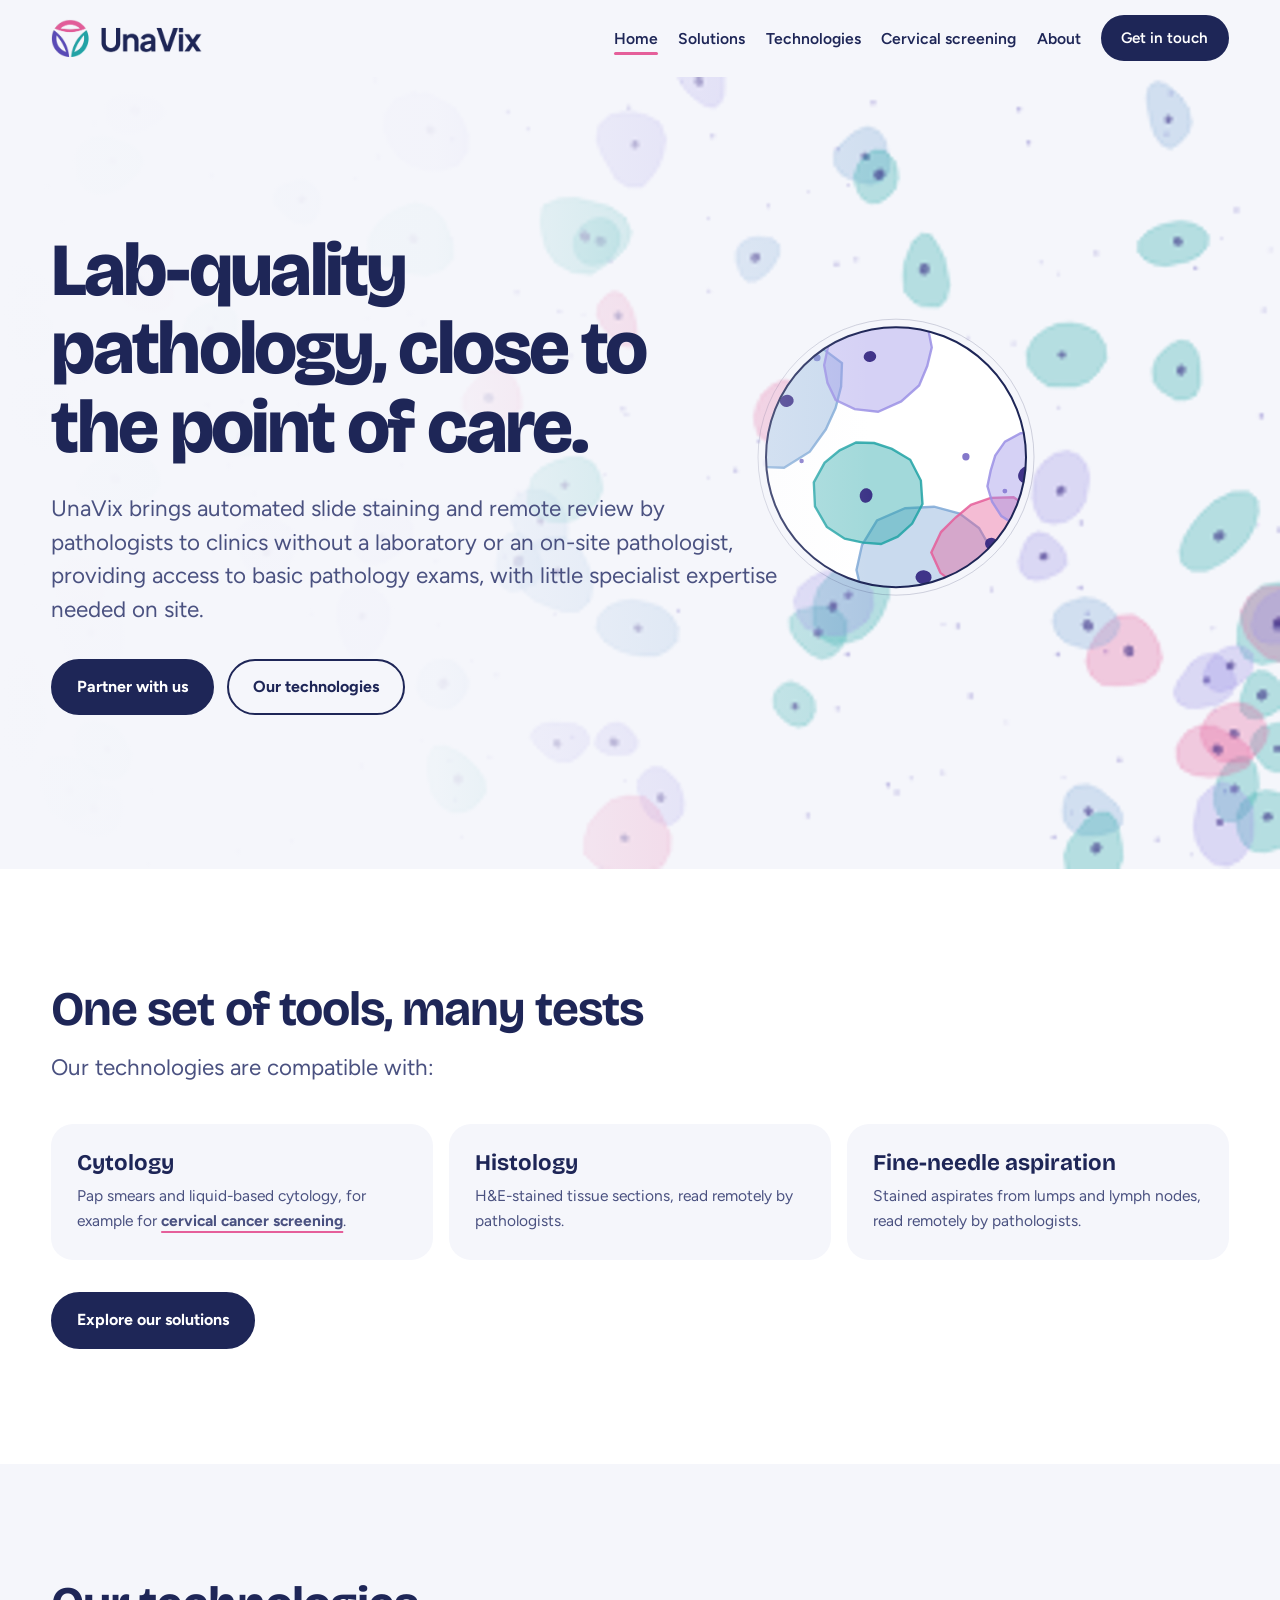
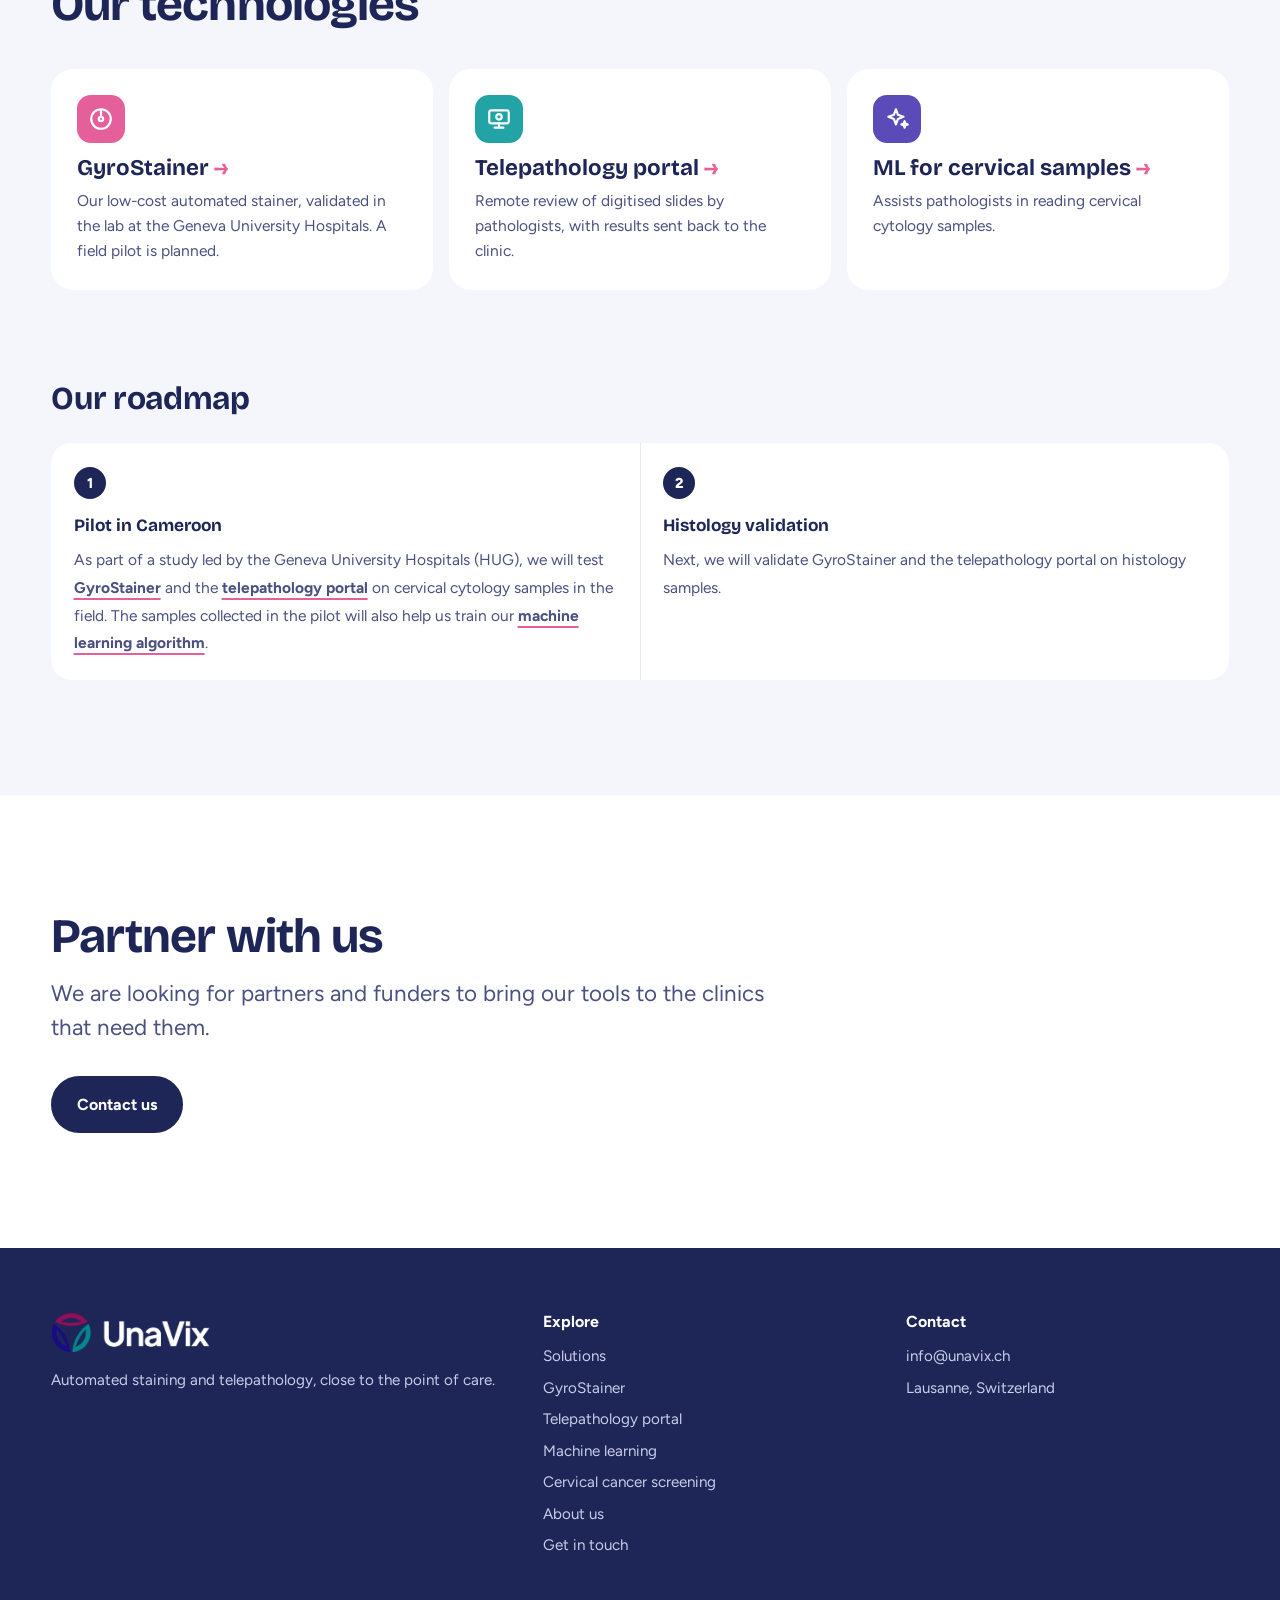
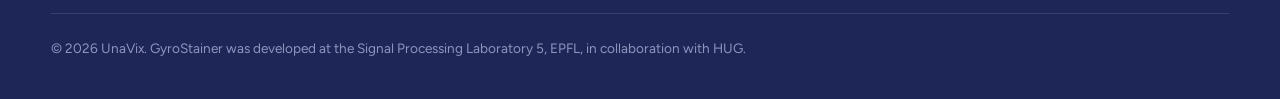
<file: index.html>
<!doctype html>
<html lang="en">
<head>
<meta charset="utf-8">
<meta name="viewport" content="width=device-width, initial-scale=1">
<title>UnaVix · Lab-quality pathology, close to the point of care</title>
<meta name="description" content="UnaVix brings automated slide staining and remote review by pathologists to clinics without a laboratory or an on-site pathologist.">
<meta property="og:title" content="UnaVix · Lab-quality pathology, close to the point of care">
<meta property="og:description" content="UnaVix brings automated slide staining and remote review by pathologists to clinics without a laboratory or an on-site pathologist.">
<meta property="og:image" content="https://unavix.ch/assets/img/unavix-lockup.png">
<meta property="og:url" content="https://unavix.ch/">
<meta property="og:type" content="website">
<link rel="canonical" href="https://unavix.ch/">
<link rel="icon" href="/favicon.ico" sizes="any">
<link rel="icon" type="image/png" sizes="48x48" href="/assets/img/favicon-48.png">
<link rel="icon" type="image/png" sizes="192x192" href="/assets/img/icon-192.png">
<link rel="apple-touch-icon" href="/assets/img/apple-touch-icon.png">
<link rel="preconnect" href="https://fonts.googleapis.com">
<link rel="preconnect" href="https://fonts.gstatic.com" crossorigin>
<link href="https://fonts.googleapis.com/css2?family=Plus+Jakarta+Sans:wght@700&family=Bricolage+Grotesque:opsz,wght@12..96,600;12..96,700;12..96,800&family=Figtree:wght@400;500;600;700&display=swap" rel="stylesheet">
<link rel="stylesheet" href="assets/css/style.css?v=202611276">
<script type="application/ld+json">
{"@context":"https://schema.org","@type":"Organization","name":"UnaVix","url":"https://unavix.ch/","logo":"https://unavix.ch/assets/img/icon-512.png","email":"info@unavix.ch"}
</script>
</head>
<body>
<a class="skip" href="#main">Skip to content</a>
<header class="site-header">
  <nav class="nav wrap" aria-label="Main">
    <a class="brand" href="/"><img src="assets/img/unavix-lockup.png" alt="UnaVix home" width="740" height="185"></a>
    <button class="menu-toggle" aria-expanded="false" aria-controls="nav-links" aria-label="Menu">
      <svg viewBox="0 0 24 24" fill="none" stroke="currentColor" stroke-width="2" stroke-linecap="round"><path d="M4 7h16M4 12h16M4 17h16"/></svg>
    </button>
    <ul class="nav-links" id="nav-links">
      <li><a href="/" aria-current="page">Home</a></li>
      <li><a href="/solutions">Solutions</a></li>
      <li><a href="/technologies">Technologies</a></li>
      <li><a href="/cervical-screening">Cervical screening</a></li>
      <li><a href="/about">About</a></li>
      <li><a class="btn" href="/get-involved">Get in touch</a></li>
    </ul>
  </nav>
</header>
<main id="main">

<section class="hero" aria-labelledby="hero-title">
  <canvas id="cells" aria-hidden="true"></canvas>
  <div class="hero-content wrap">
    <h1 id="hero-title">Lab-quality pathology, close to the point of care.</h1>
    <p class="lede">UnaVix brings automated slide staining and remote review by pathologists to clinics without a laboratory or an on-site pathologist, providing access to basic pathology exams, with little specialist expertise needed on site.</p>
    <div class="btn-row">
      <a class="btn" href="/get-involved">Partner with us</a>
      <a class="btn btn-ghost" href="/technologies">Our technologies</a>
    </div>
  </div>
</section>

<section class="section bg-white" aria-labelledby="uses-title">
  <div class="wrap">
    <div class="section-head">
      <h2 id="uses-title">One set of tools, many tests</h2>
      <p class="lede">Our technologies are compatible with:</p>
    </div>
    <div class="offer-cards">
      <div class="offer-card static">
        <strong>Cytology</strong>
        <span class="desc">Pap smears and liquid-based cytology, for example for <a class="text-link" href="/cervical-screening">cervical cancer screening</a>.</span>
      </div>
      <div class="offer-card static">
        <strong>Histology</strong>
        <span class="desc">H&amp;E-stained tissue sections, read remotely by pathologists.</span>
      </div>
      <div class="offer-card static">
        <strong>Fine-needle aspiration</strong>
        <span class="desc">Stained aspirates from lumps and lymph nodes, read remotely by pathologists.</span>
      </div>
    </div>
    <div class="btn-row"><a class="btn" href="/solutions">Explore our solutions</a></div>
  </div>
</section>

<section class="section" aria-labelledby="status-title">
  <div class="wrap">
    <div class="section-head">
      <h2 id="status-title">Our technologies</h2>
    </div>
    <div class="offer-cards">
      <a class="offer-card" href="/technologies#gyrostainer">
        <span class="icon" style="background:var(--pink)"><svg viewBox="0 0 24 24" fill="none" stroke="currentColor" stroke-width="2" stroke-linecap="round" stroke-linejoin="round"><circle cx="12" cy="12" r="9"/><circle cx="12" cy="12" r="2"/><path d="M12 10V4"/></svg></span>
        <strong>GyroStainer</strong>
        <span class="desc">Our low-cost automated stainer, validated in the lab at the Geneva University Hospitals. A field pilot is planned.</span>
      </a>
      <a class="offer-card" href="/technologies#portal">
        <span class="icon" style="background:var(--teal)"><svg viewBox="0 0 24 24" fill="none" stroke="currentColor" stroke-width="2" stroke-linecap="round" stroke-linejoin="round"><rect x="3" y="4" width="18" height="12" rx="2"/><path d="M8 20h8M12 16v4"/><circle cx="12" cy="10" r="2.5"/></svg></span>
        <strong>Telepathology portal</strong>
        <span class="desc">Remote review of digitised slides by pathologists, with results sent back to the clinic.</span>
      </a>
      <a class="offer-card" href="/technologies#ai">
        <span class="icon" style="background:var(--violet)"><svg viewBox="0 0 24 24" fill="none" stroke="currentColor" stroke-width="2" stroke-linecap="round" stroke-linejoin="round"><path d="M11 3l1.9 5.1L18 10l-5.1 1.9L11 17l-1.9-5.1L4 10l5.1-1.9z"/><path d="M19 14l.8 2.2L22 17l-2.2.8L19 20l-.8-2.2L16 17l2.2-.8z"/></svg></span>
        <strong>ML for cervical samples</strong>
        <span class="desc">Assists pathologists in reading cervical cytology samples.</span>
      </a>
    </div>

    <div class="sub-block" id="roadmap">
      <h3>Our roadmap</h3>
      <ol class="flow two">
        <li><strong>Pilot in Cameroon</strong><span>As part of a study led by the Geneva University Hospitals (HUG), we will test <a class="text-link" href="/technologies#gyrostainer">GyroStainer</a> and the <a class="text-link" href="/technologies#portal">telepathology portal</a> on cervical cytology samples in the field. The samples collected in the pilot will also help us train our <a class="text-link" href="/technologies#ai">machine learning algorithm</a>.</span></li>
        <li><strong>Histology validation</strong><span>Next, we will validate GyroStainer and the telepathology portal on histology samples.</span></li>
      </ol>
    </div>
  </div>
</section>

<section class="section bg-white" aria-labelledby="who-title">
  <div class="wrap">
    <div class="section-head">
      <h2 id="who-title">Partner with us</h2>
      <p class="lede">We are looking for partners and funders to bring our tools to the clinics that need them.</p>
    </div>
    <div class="btn-row"><a class="btn" href="/get-involved">Contact us</a></div>
  </div>
</section>
</main>
<footer class="site-footer">
  <div class="wrap">
    <div class="footer-grid">
      <div>
        <img src="assets/img/unavix-lockup-light.png" alt="UnaVix" width="740" height="185">
        <p>Automated staining and telepathology, close to the point of care.</p>
      </div>
      <div>
        <h3>Explore</h3>
        <ul>
          <li><a href="/solutions">Solutions</a></li>
          <li><a href="/technologies#gyrostainer">GyroStainer</a></li>
          <li><a href="/technologies#portal">Telepathology portal</a></li>
          <li><a href="/technologies#ai">Machine learning</a></li>
          <li><a href="/cervical-screening">Cervical cancer screening</a></li>
          <li><a href="/about">About us</a></li>
          <li><a href="/get-involved">Get in touch</a></li>
        </ul>
      </div>
      <div>
        <h3>Contact</h3>
        <ul>
          <li><a href="mailto:info@unavix.ch">info@unavix.ch</a></li>
          <li>Lausanne, Switzerland</li>
        </ul>
      </div>
    </div>
    <div class="footer-base">© <span id="year">2026</span> UnaVix. GyroStainer was developed at the Signal Processing Laboratory 5, EPFL, in collaboration with HUG.</div>
  </div>
</footer>
<script src="assets/js/main.js?v=202611276"></script>
</body>
</html>
</file>
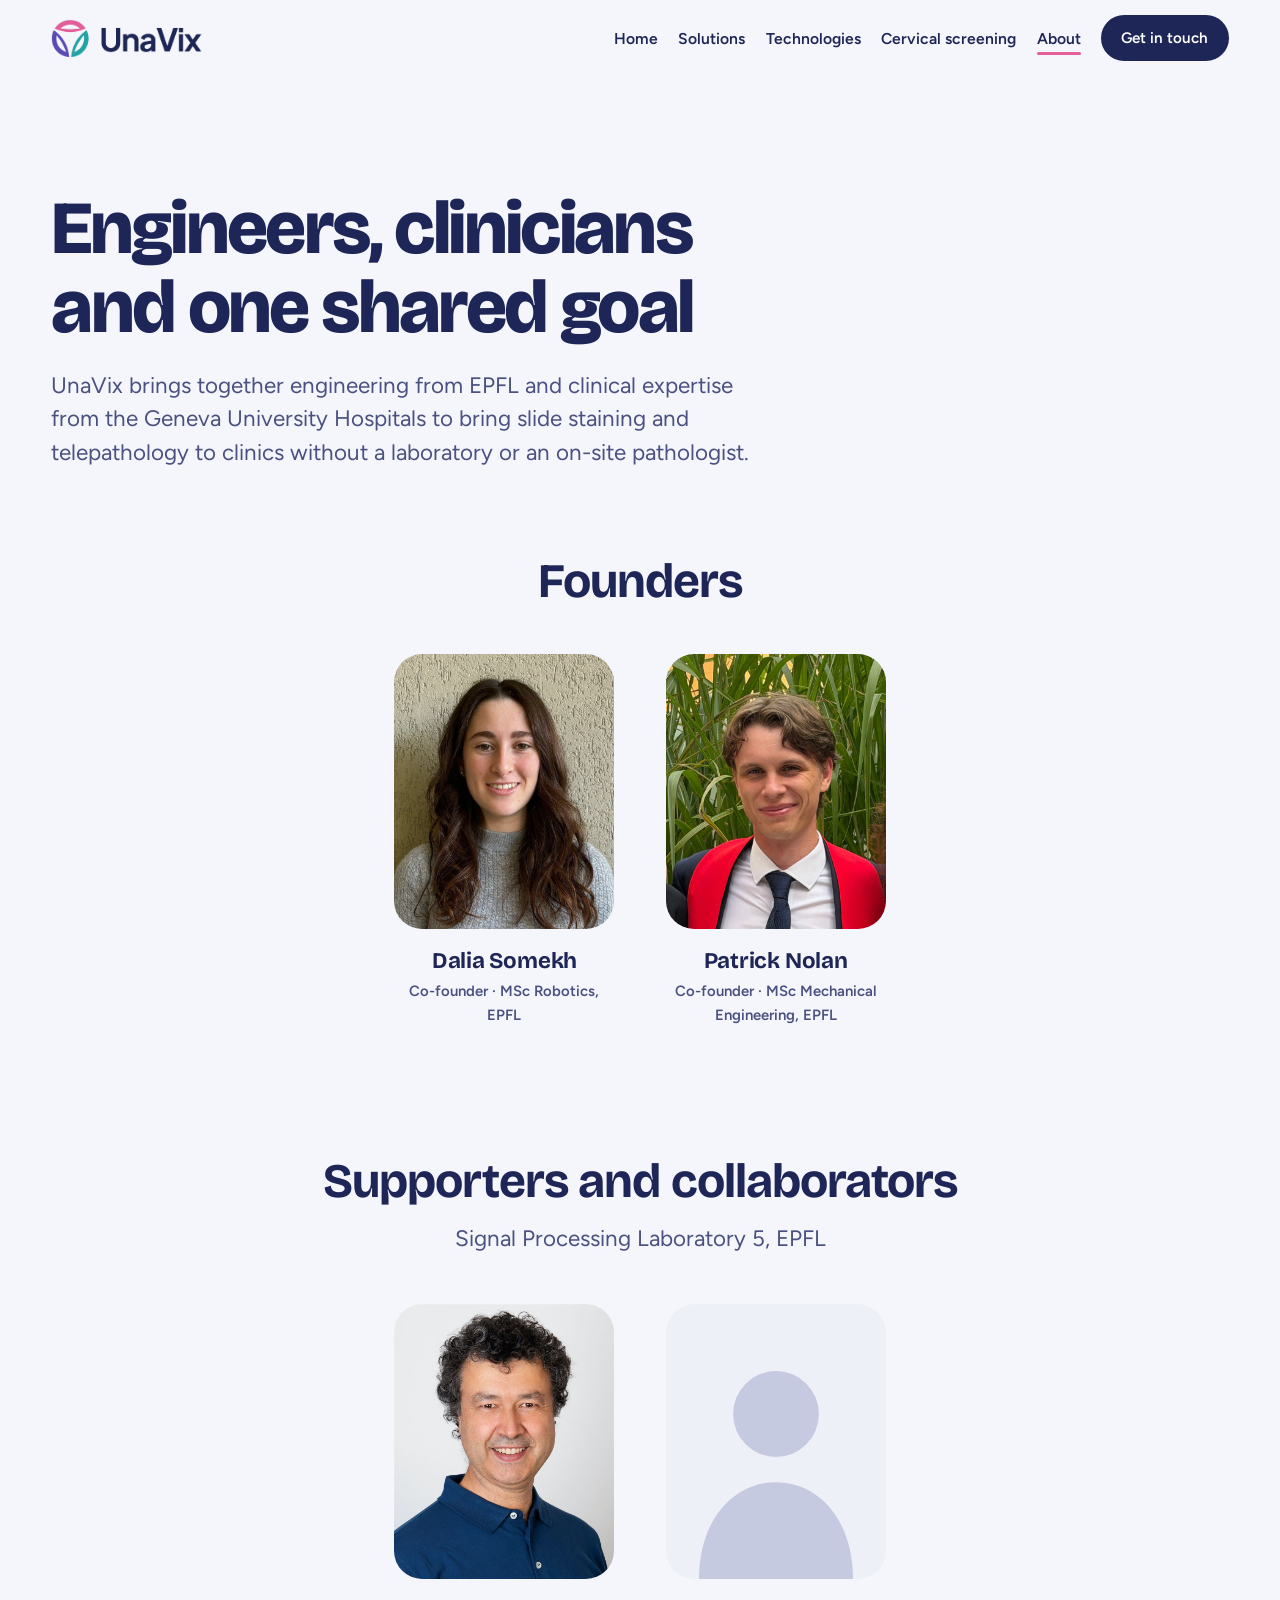
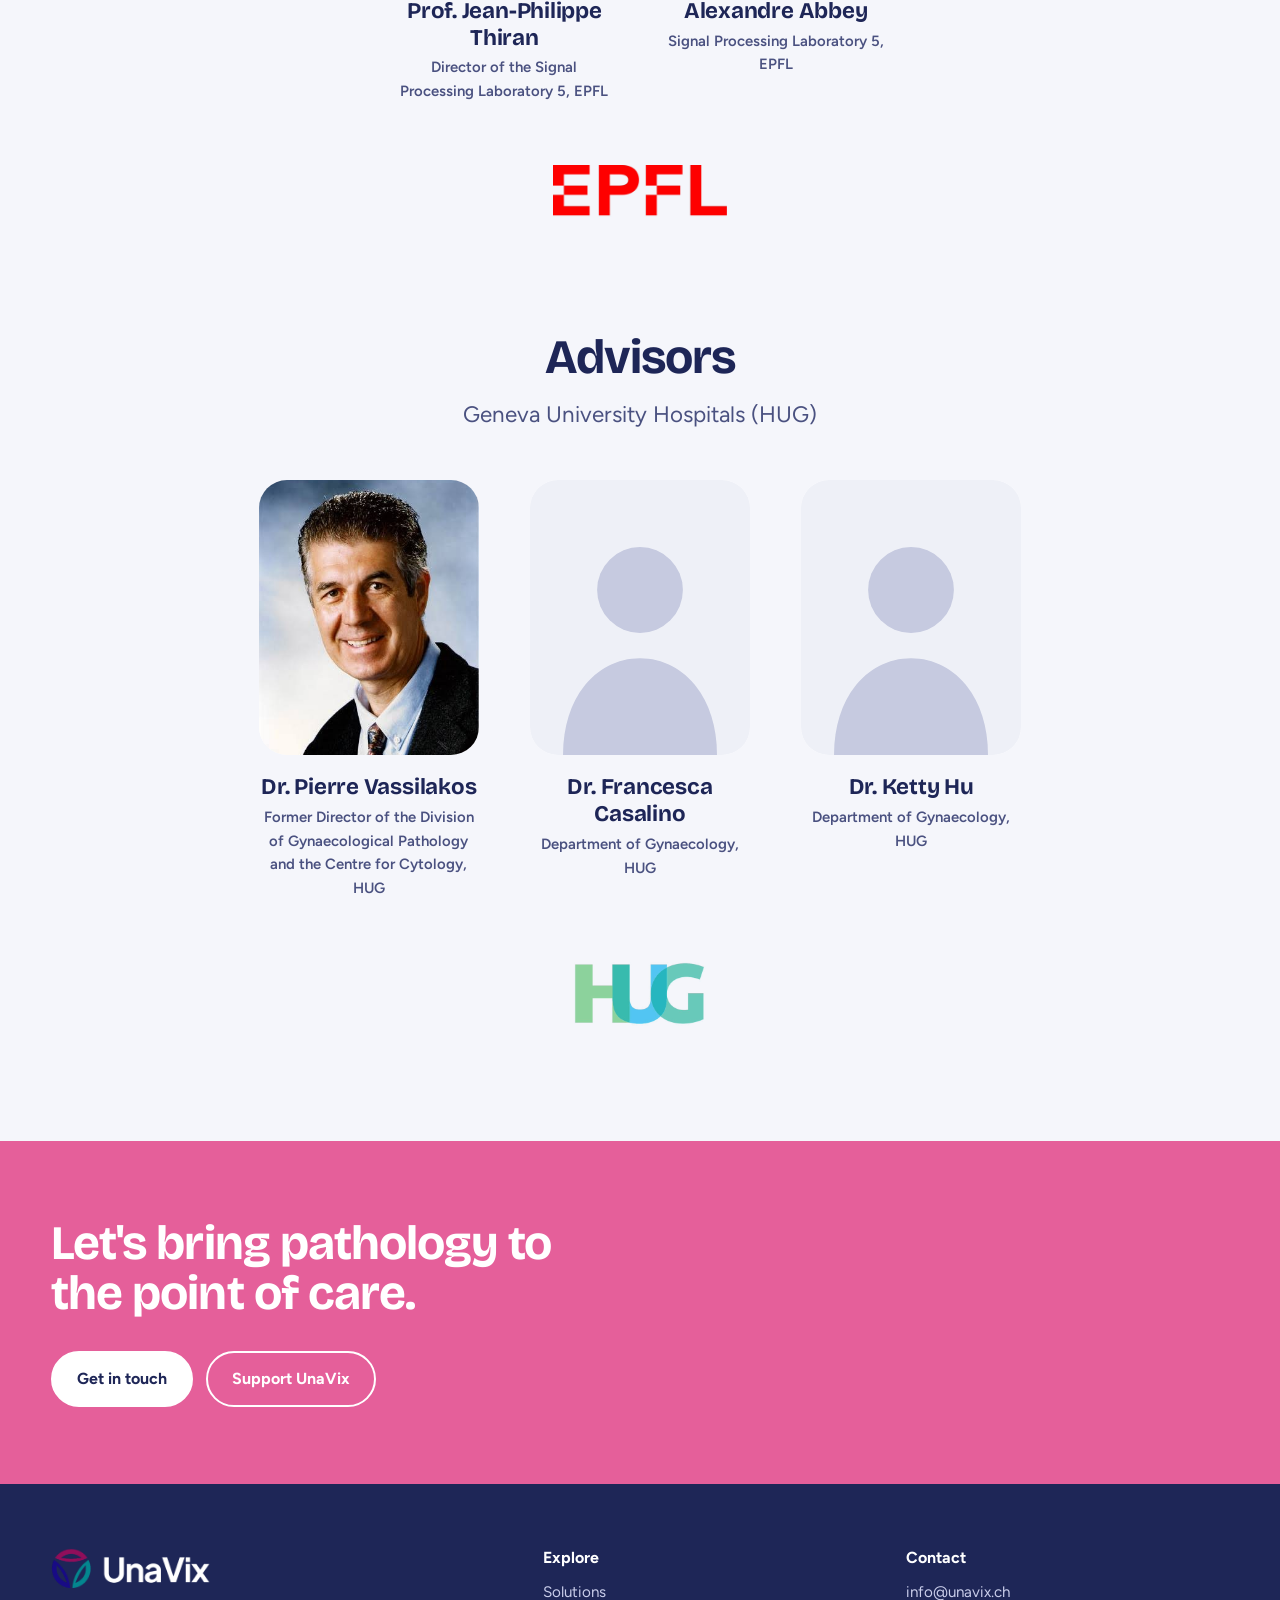
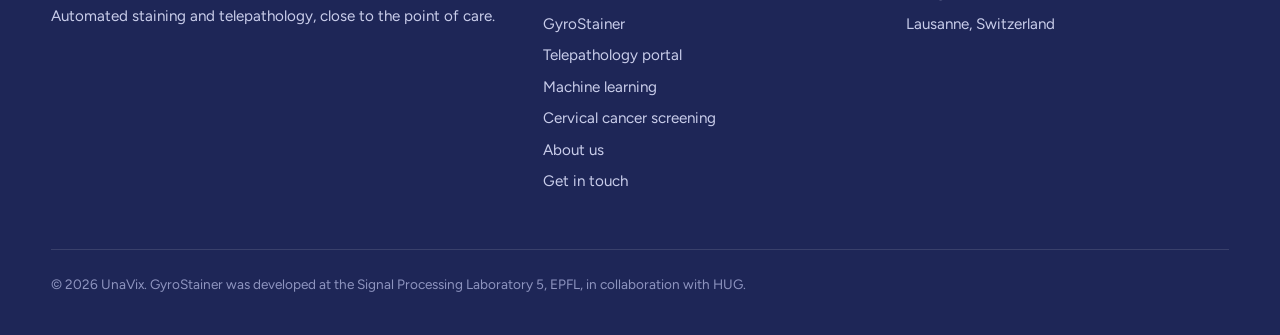
<file: about.html>
<!doctype html>
<html lang="en">
<head>
<meta charset="utf-8">
<meta name="viewport" content="width=device-width, initial-scale=1">
<title>About · UnaVix</title>
<meta name="description" content="The team and partners behind UnaVix and GyroStainer, from EPFL and the Geneva University Hospitals.">
<meta property="og:title" content="About · UnaVix">
<meta property="og:description" content="The team and partners behind UnaVix and GyroStainer, from EPFL and the Geneva University Hospitals.">
<meta property="og:image" content="https://unavix.ch/assets/img/unavix-lockup.png">
<meta property="og:url" content="https://unavix.ch/about">
<meta property="og:type" content="website">
<link rel="canonical" href="https://unavix.ch/about">
<link rel="icon" href="/favicon.ico" sizes="any">
<link rel="icon" type="image/png" sizes="48x48" href="/assets/img/favicon-48.png">
<link rel="icon" type="image/png" sizes="192x192" href="/assets/img/icon-192.png">
<link rel="apple-touch-icon" href="/assets/img/apple-touch-icon.png">
<link rel="preconnect" href="https://fonts.googleapis.com">
<link rel="preconnect" href="https://fonts.gstatic.com" crossorigin>
<link href="https://fonts.googleapis.com/css2?family=Plus+Jakarta+Sans:wght@700&family=Bricolage+Grotesque:opsz,wght@12..96,600;12..96,700;12..96,800&family=Figtree:wght@400;500;600;700&display=swap" rel="stylesheet">
<link rel="stylesheet" href="assets/css/style.css?v=202611276">
</head>
<body>
<a class="skip" href="#main">Skip to content</a>
<header class="site-header">
  <nav class="nav wrap" aria-label="Main">
    <a class="brand" href="/"><img src="assets/img/unavix-lockup.png" alt="UnaVix home" width="740" height="185"></a>
    <button class="menu-toggle" aria-expanded="false" aria-controls="nav-links" aria-label="Menu">
      <svg viewBox="0 0 24 24" fill="none" stroke="currentColor" stroke-width="2" stroke-linecap="round"><path d="M4 7h16M4 12h16M4 17h16"/></svg>
    </button>
    <ul class="nav-links" id="nav-links">
      <li><a href="/">Home</a></li>
      <li><a href="/solutions">Solutions</a></li>
      <li><a href="/technologies">Technologies</a></li>
      <li><a href="/cervical-screening">Cervical screening</a></li>
      <li><a href="/about" aria-current="page">About</a></li>
      <li><a class="btn" href="/get-involved">Get in touch</a></li>
    </ul>
  </nav>
</header>
<main id="main">

<section class="page-hero">
  <div class="wrap">
    <h1>Engineers, clinicians and one shared goal</h1>
    <p class="lede">UnaVix brings together engineering from EPFL and clinical expertise from the Geneva University Hospitals to bring slide staining and telepathology to clinics without a laboratory or an on-site pathologist.</p>
  </div>
</section>

<section class="section people" style="padding-top:0" aria-labelledby="founders-title">
  <div class="wrap">
    <h2 id="founders-title">Founders</h2>
    <div class="people-row">
        <div class="founder">
          <div class="portrait has-photo"><img src="assets/img/people/dalia-somekh.jpg" alt="Dalia Somekh" loading="lazy"></div>
          <h3>Dalia Somekh</h3>
          <p class="role">Co-founder · MSc Robotics, EPFL</p>
        </div>
        <div class="founder">
          <div class="portrait has-photo"><img src="assets/img/people/patrick-nolan.jpg" alt="Patrick Nolan" loading="lazy"></div>
          <h3>Patrick Nolan</h3>
          <p class="role">Co-founder · MSc Mechanical Engineering, EPFL</p>
        </div>
    </div>
  </div>
</section>

<section class="section people" style="padding-top:0" aria-labelledby="supporters-title">
  <div class="wrap">
    <h2 id="supporters-title">Supporters and collaborators</h2>
    <p class="lede mt-1">Signal Processing Laboratory 5, EPFL</p>
    <div class="people-row">
        <div class="founder">
          <div class="portrait has-photo"><img src="assets/img/people/jean-philippe-thiran.jpg" alt="Prof. Jean-Philippe Thiran" loading="lazy"></div>
          <h3>Prof. Jean-Philippe Thiran</h3>
          <p class="role">Director of the Signal Processing Laboratory 5, EPFL</p>
        </div>
        <div class="founder">
          <div class="portrait has-photo"><img src="assets/img/people/placeholder.svg" alt="" loading="lazy"></div>
          <h3>Alexandre Abbey</h3>
          <p class="role">Signal Processing Laboratory 5, EPFL</p>
        </div>
    </div>
    <div class="partner-logos">
      <img src="assets/img/epfl.png" alt="EPFL, Signal Processing Laboratory 5" width="400" height="120">
    </div>
  </div>
</section>

<section class="section people" style="padding-top:0" aria-labelledby="advisors-title">
  <div class="wrap">
    <h2 id="advisors-title">Advisors</h2>
    <p class="lede mt-1">Geneva University Hospitals (HUG)</p>
    <div class="people-row">
        <div class="founder">
          <div class="portrait has-photo"><img src="assets/img/people/pierre-vassilakos.jpg" alt="Dr. Pierre Vassilakos" loading="lazy"></div>
          <h3>Dr. Pierre Vassilakos</h3>
          <p class="role">Former Director of the Division of Gynaecological Pathology and the Centre for Cytology, HUG</p>
        </div>
        <div class="founder">
          <div class="portrait has-photo"><img src="assets/img/people/placeholder.svg" alt="" loading="lazy"></div>
          <h3>Dr. Francesca Casalino</h3>
          <p class="role">Department of Gynaecology, HUG</p>
        </div>
        <div class="founder">
          <div class="portrait has-photo"><img src="assets/img/people/placeholder.svg" alt="" loading="lazy"></div>
          <h3>Dr. Ketty Hu</h3>
          <p class="role">Department of Gynaecology, HUG</p>
        </div>
    </div>
    <div class="partner-logos">
      <img class="hug" src="assets/img/hug.png" alt="HUG, Geneva University Hospitals" width="400" height="194">
    </div>
  </div>
</section>
<section class="cta-band section-tight">
  <div class="wrap">
    <h2>Let's bring pathology to the point of care.</h2>
    <div class="btn-row">
      <a class="btn" href="/get-involved">Get in touch</a>
      <a class="btn btn-ghost" href="/get-involved?topic=funding">Support UnaVix</a>
    </div>
  </div>
</section>
</main>
<footer class="site-footer">
  <div class="wrap">
    <div class="footer-grid">
      <div>
        <img src="assets/img/unavix-lockup-light.png" alt="UnaVix" width="740" height="185">
        <p>Automated staining and telepathology, close to the point of care.</p>
      </div>
      <div>
        <h3>Explore</h3>
        <ul>
          <li><a href="/solutions">Solutions</a></li>
          <li><a href="/technologies#gyrostainer">GyroStainer</a></li>
          <li><a href="/technologies#portal">Telepathology portal</a></li>
          <li><a href="/technologies#ai">Machine learning</a></li>
          <li><a href="/cervical-screening">Cervical cancer screening</a></li>
          <li><a href="/about">About us</a></li>
          <li><a href="/get-involved">Get in touch</a></li>
        </ul>
      </div>
      <div>
        <h3>Contact</h3>
        <ul>
          <li><a href="mailto:info@unavix.ch">info@unavix.ch</a></li>
          <li>Lausanne, Switzerland</li>
        </ul>
      </div>
    </div>
    <div class="footer-base">© <span id="year">2026</span> UnaVix. GyroStainer was developed at the Signal Processing Laboratory 5, EPFL, in collaboration with HUG.</div>
  </div>
</footer>
<script src="assets/js/main.js?v=202611276"></script>
</body>
</html>
</file>
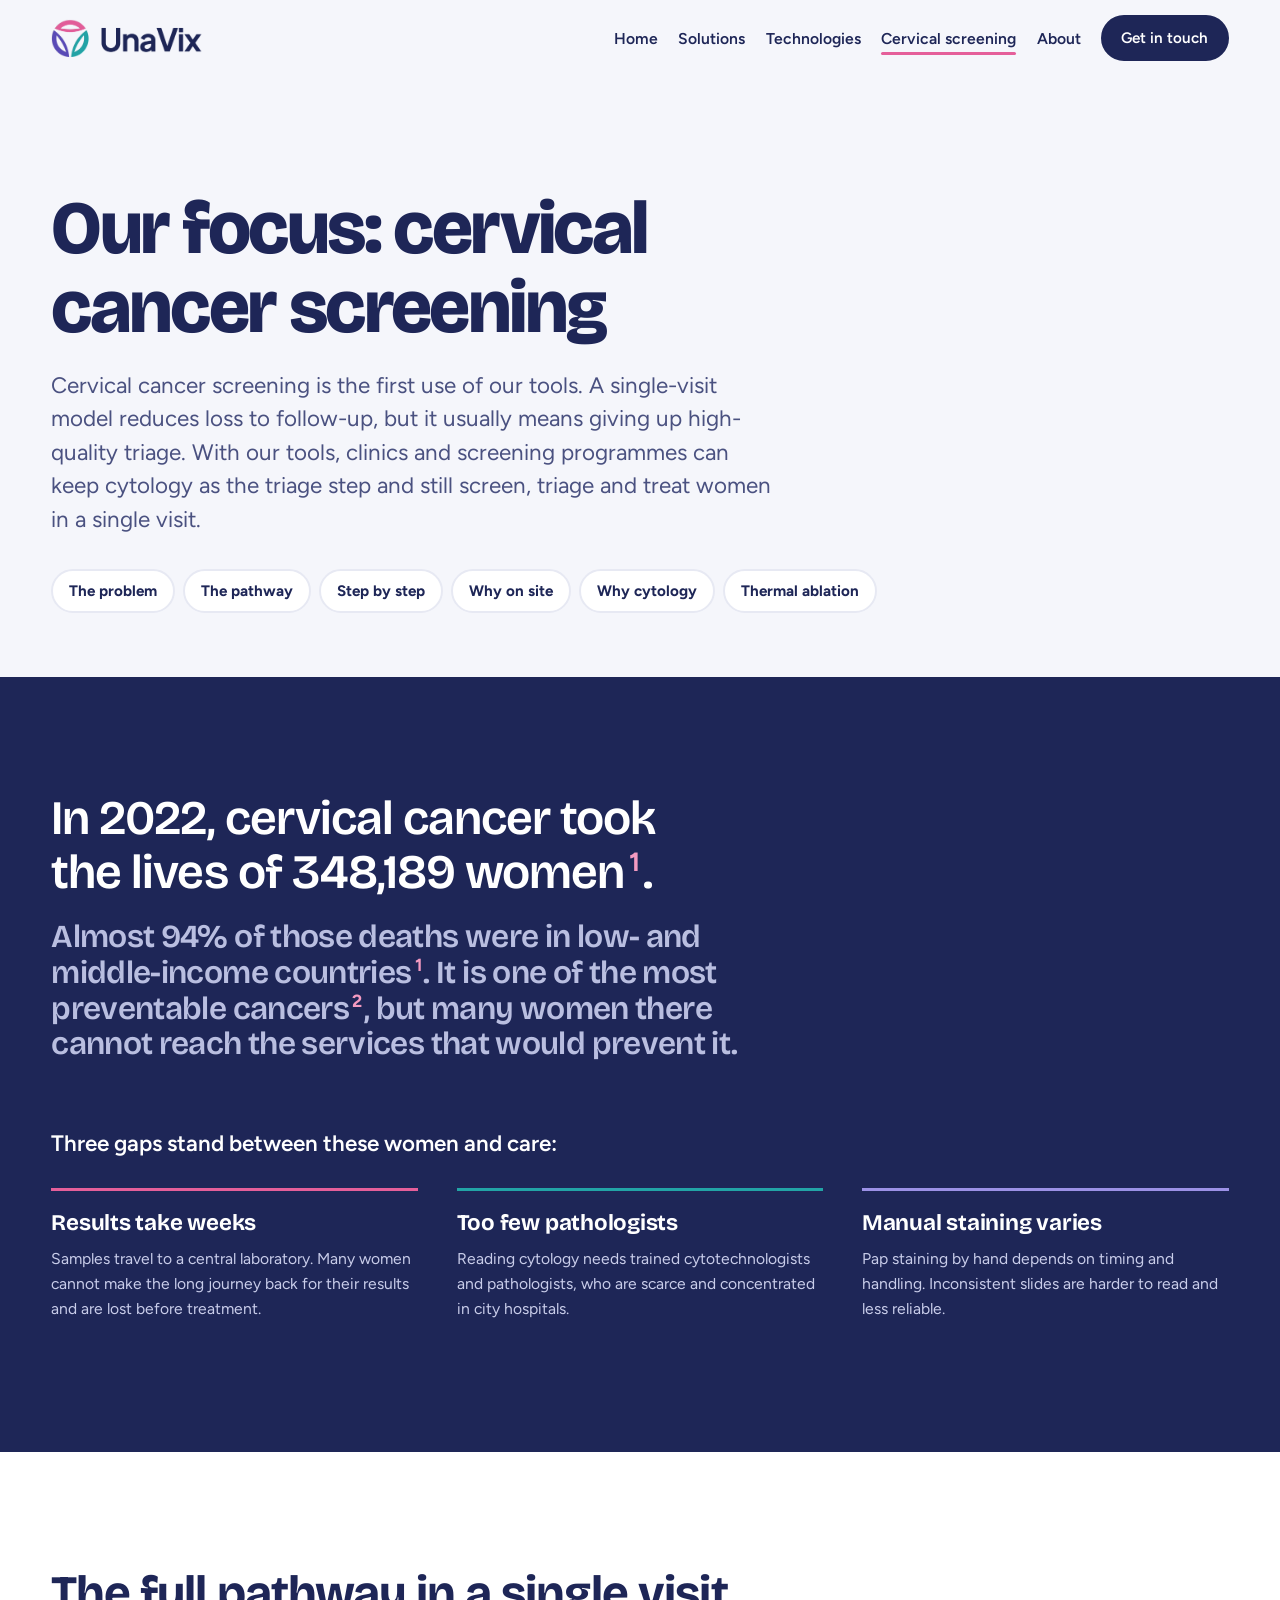
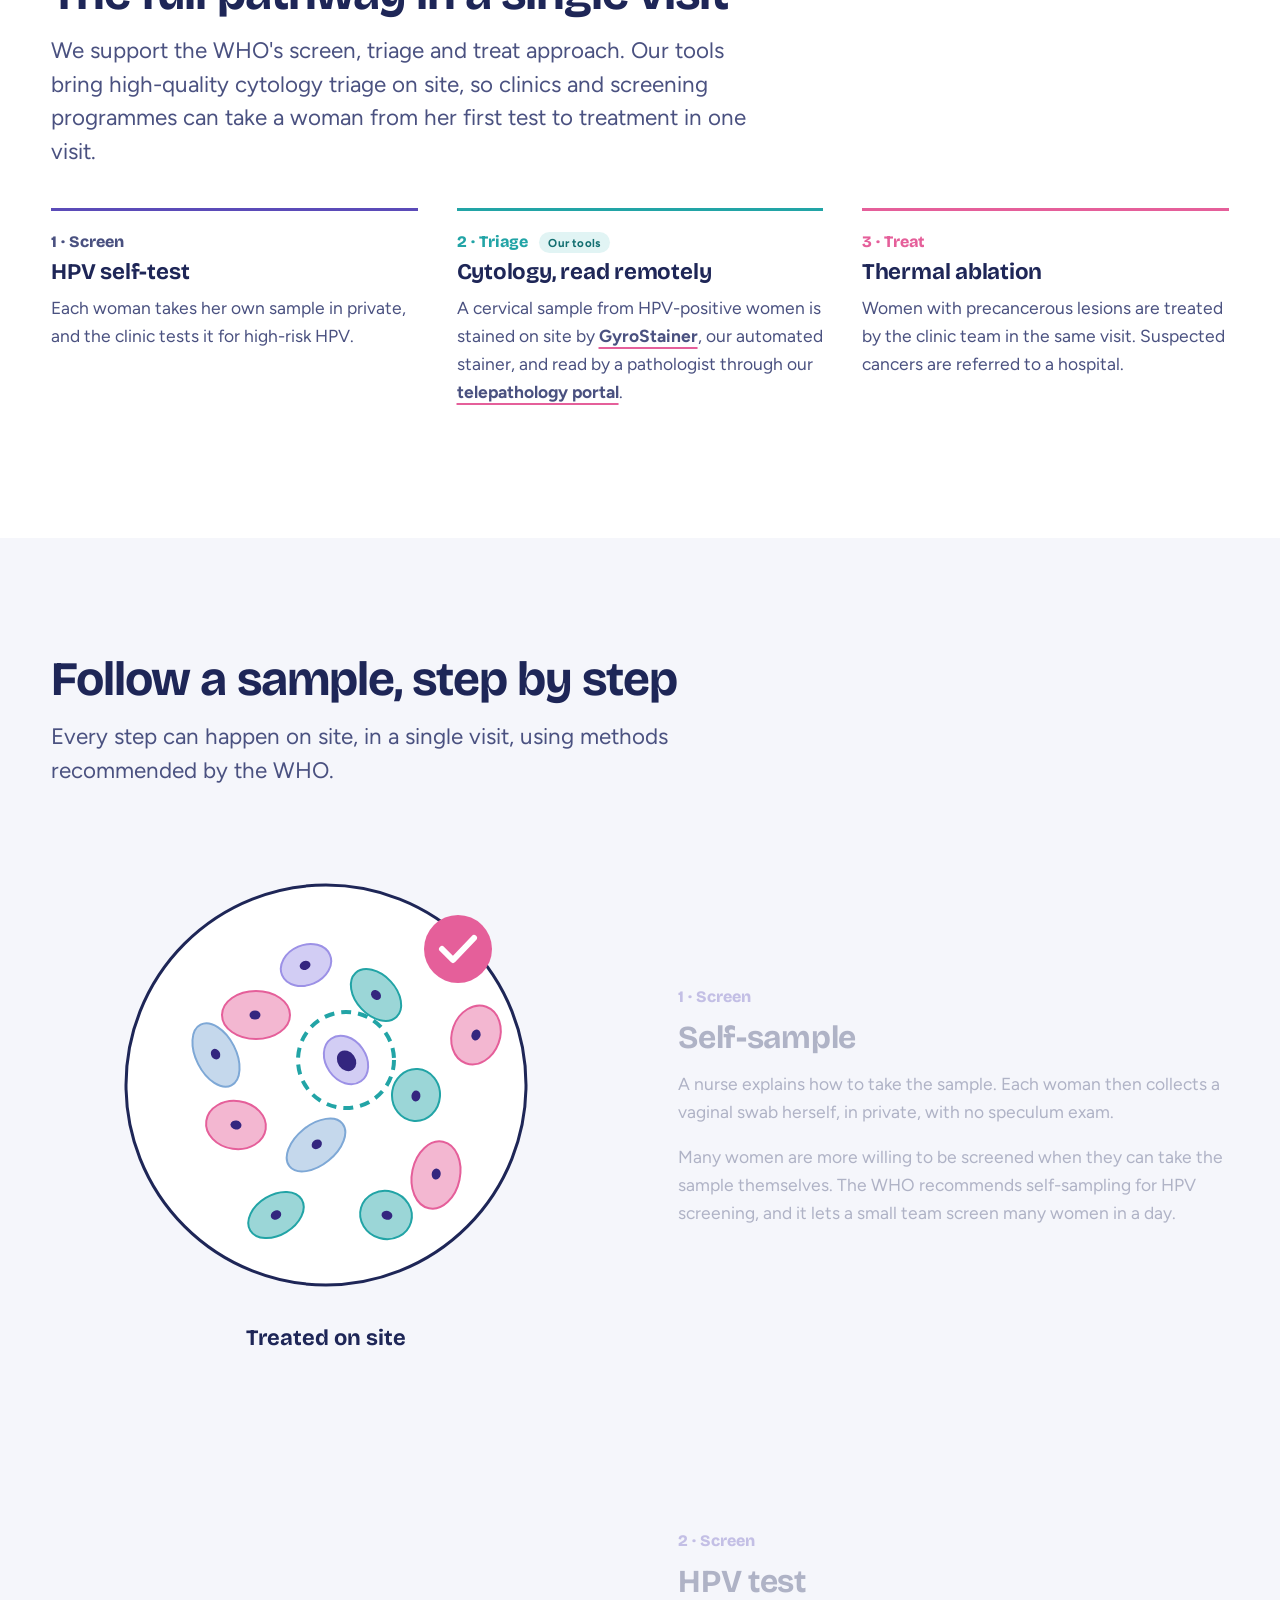
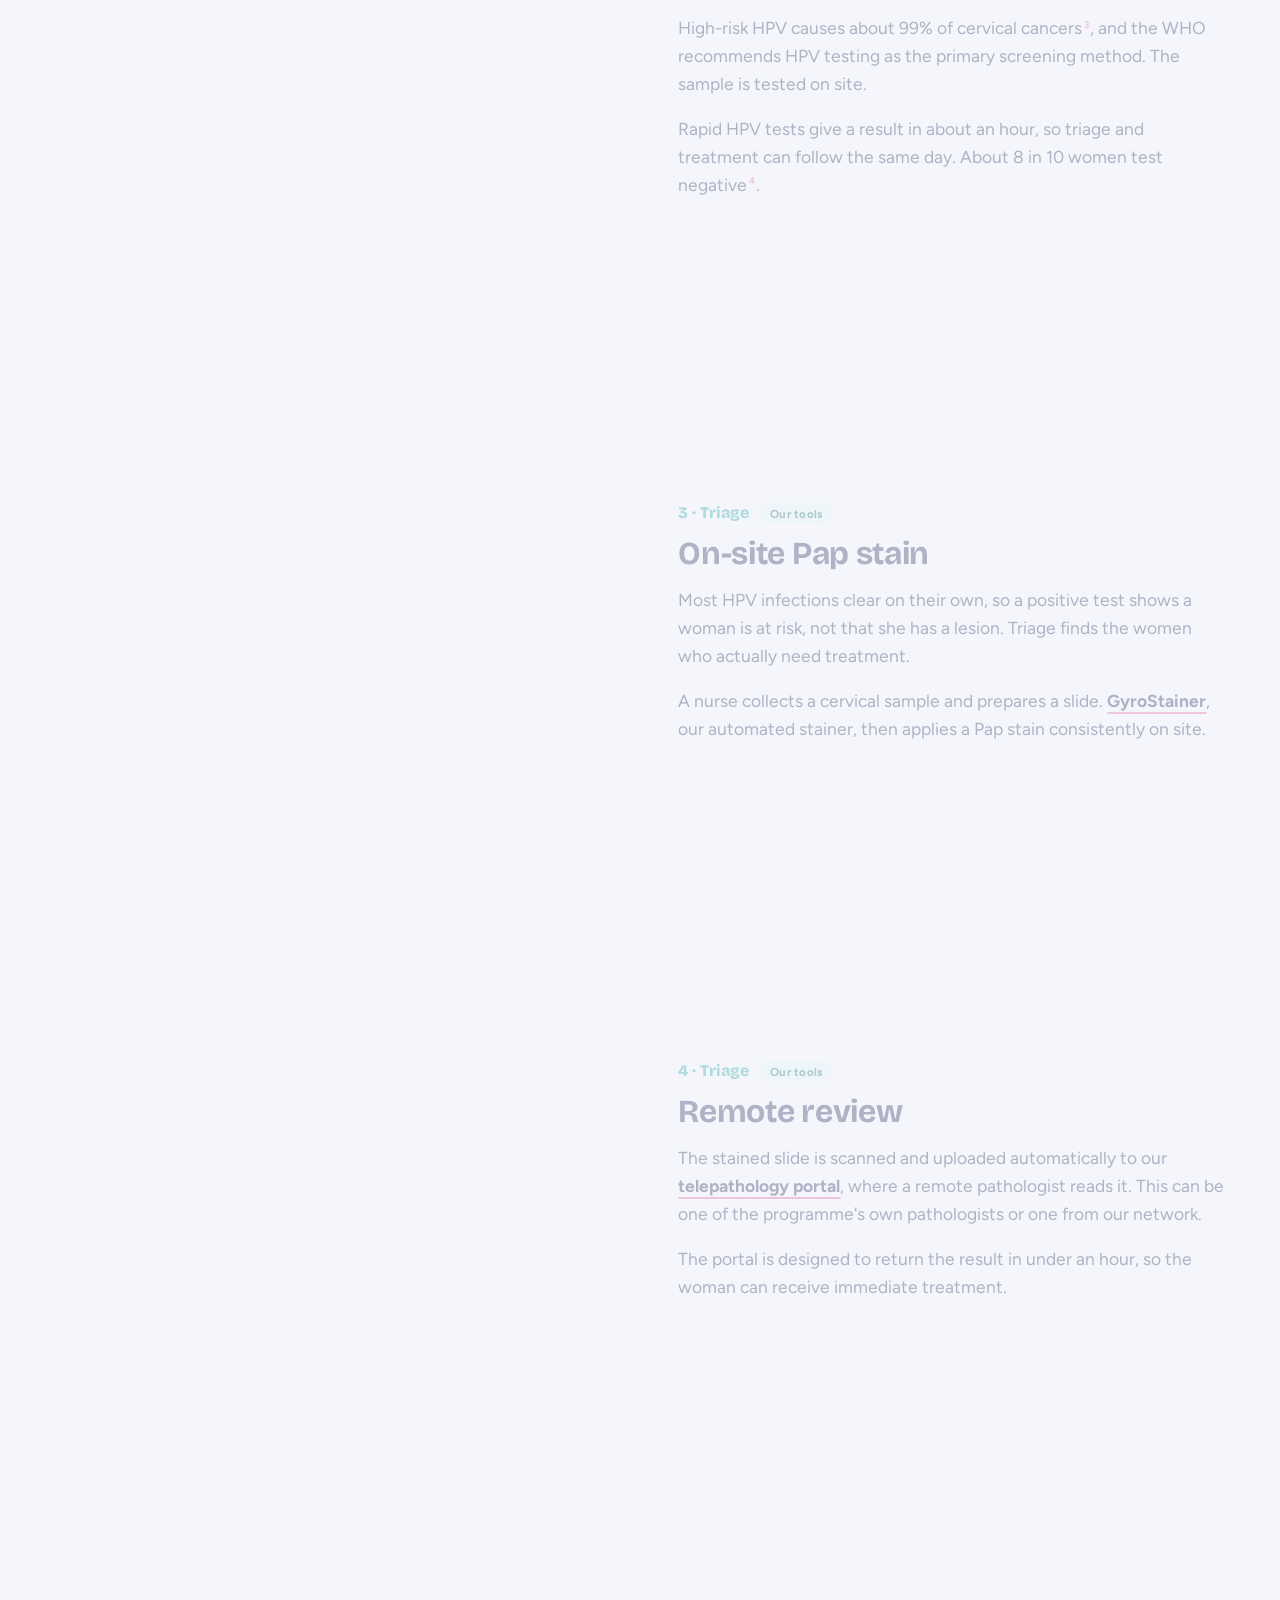
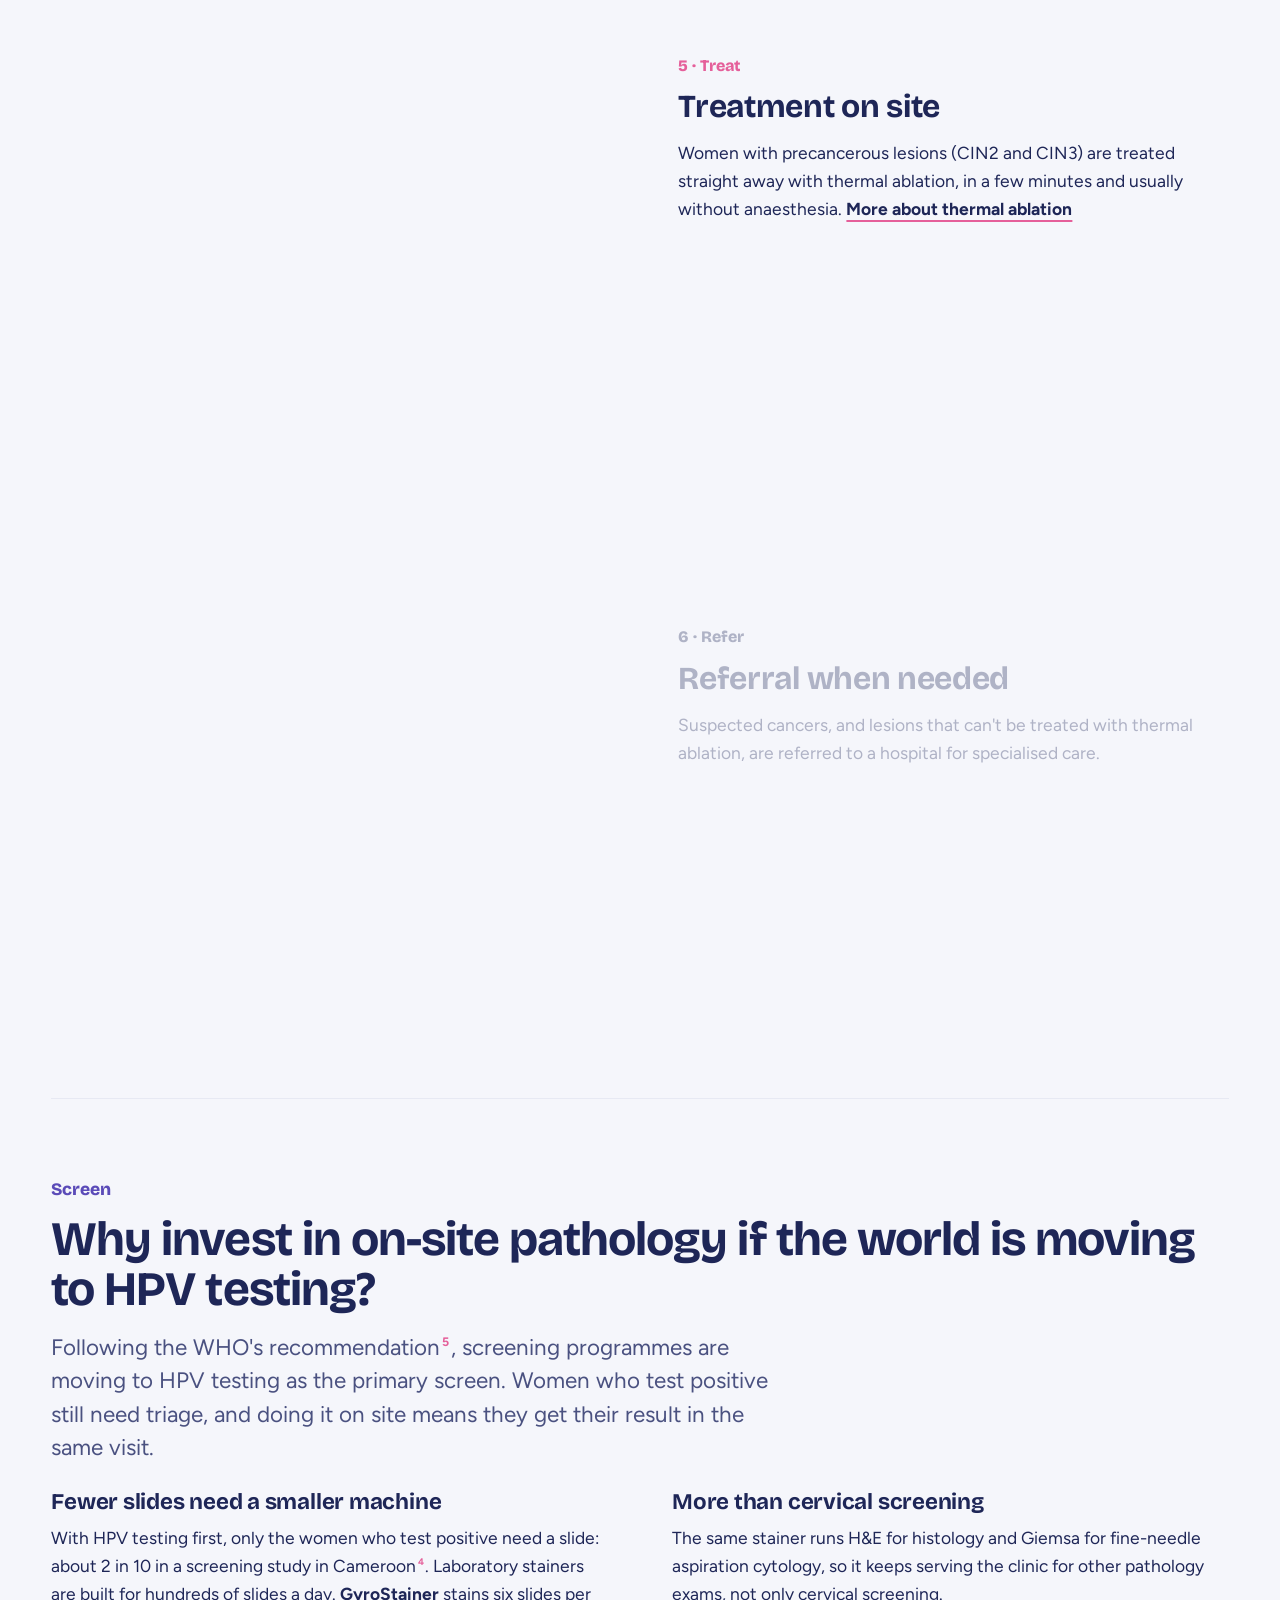
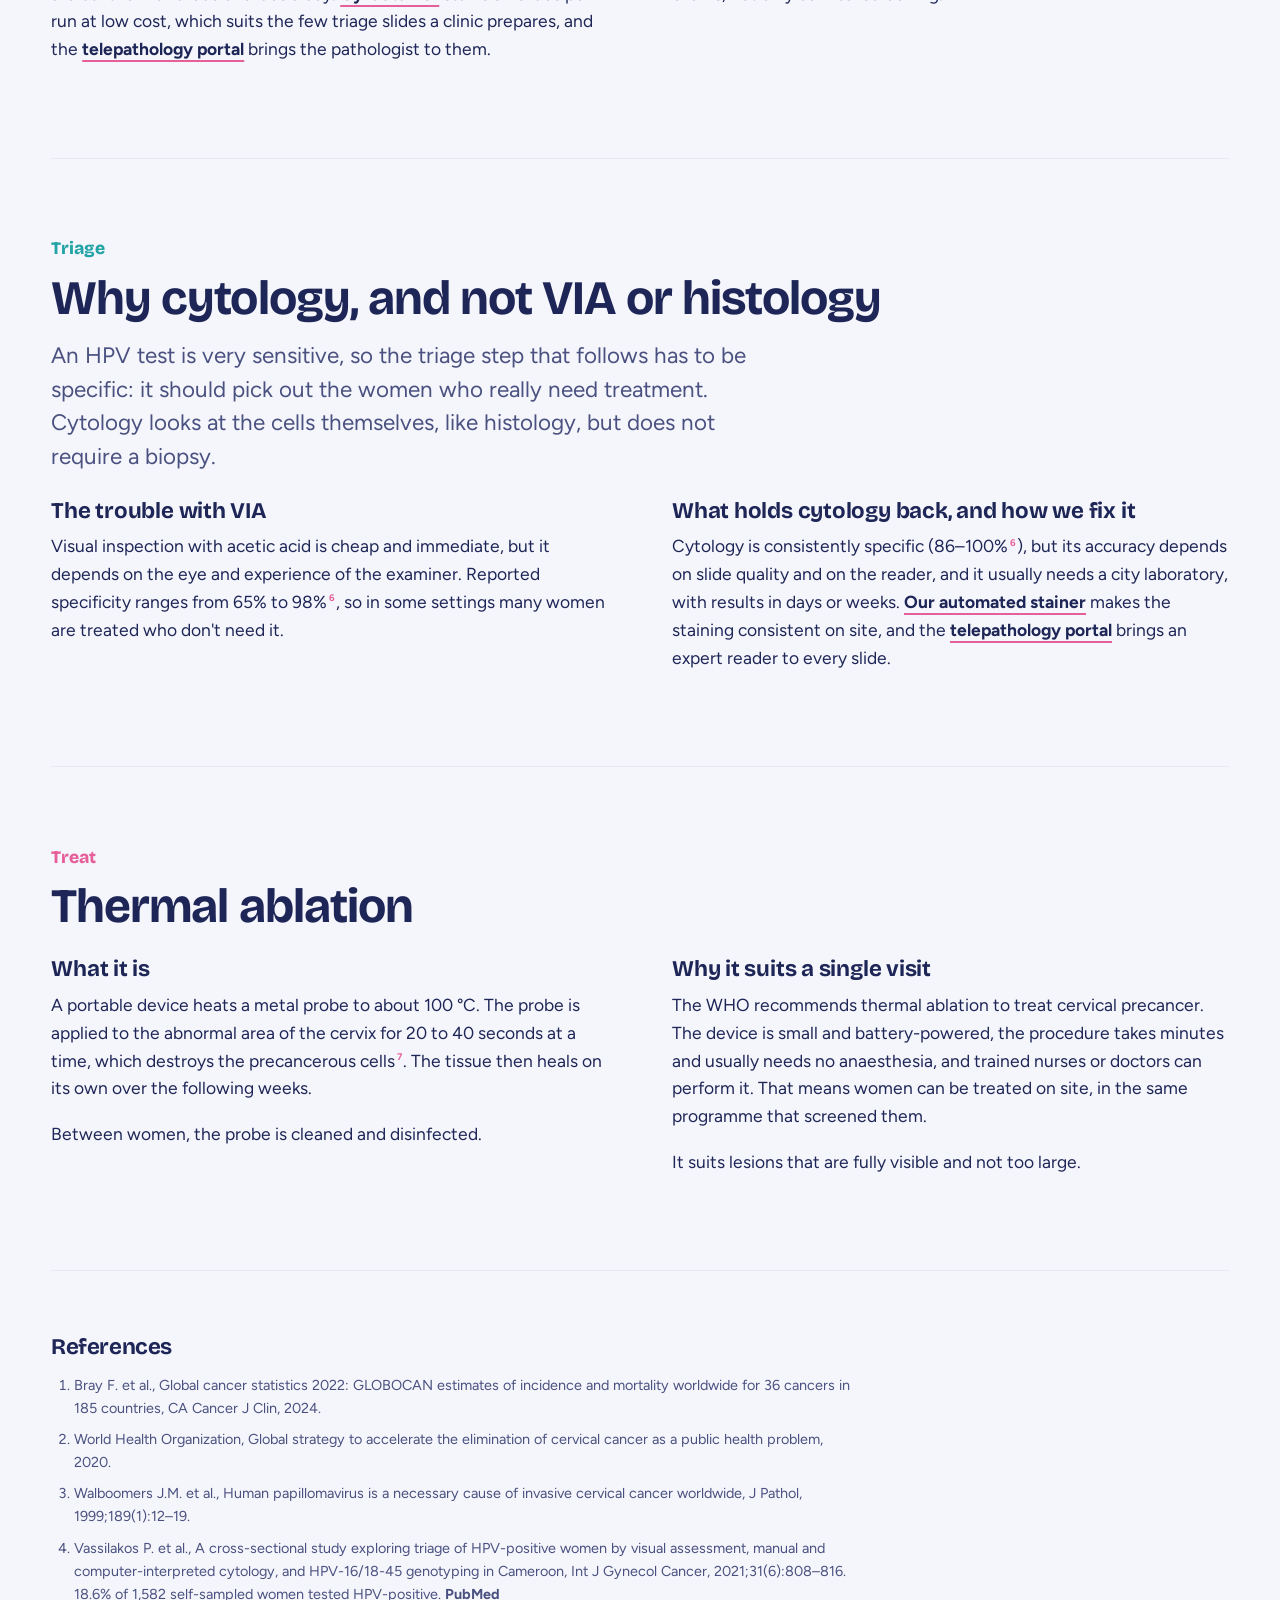
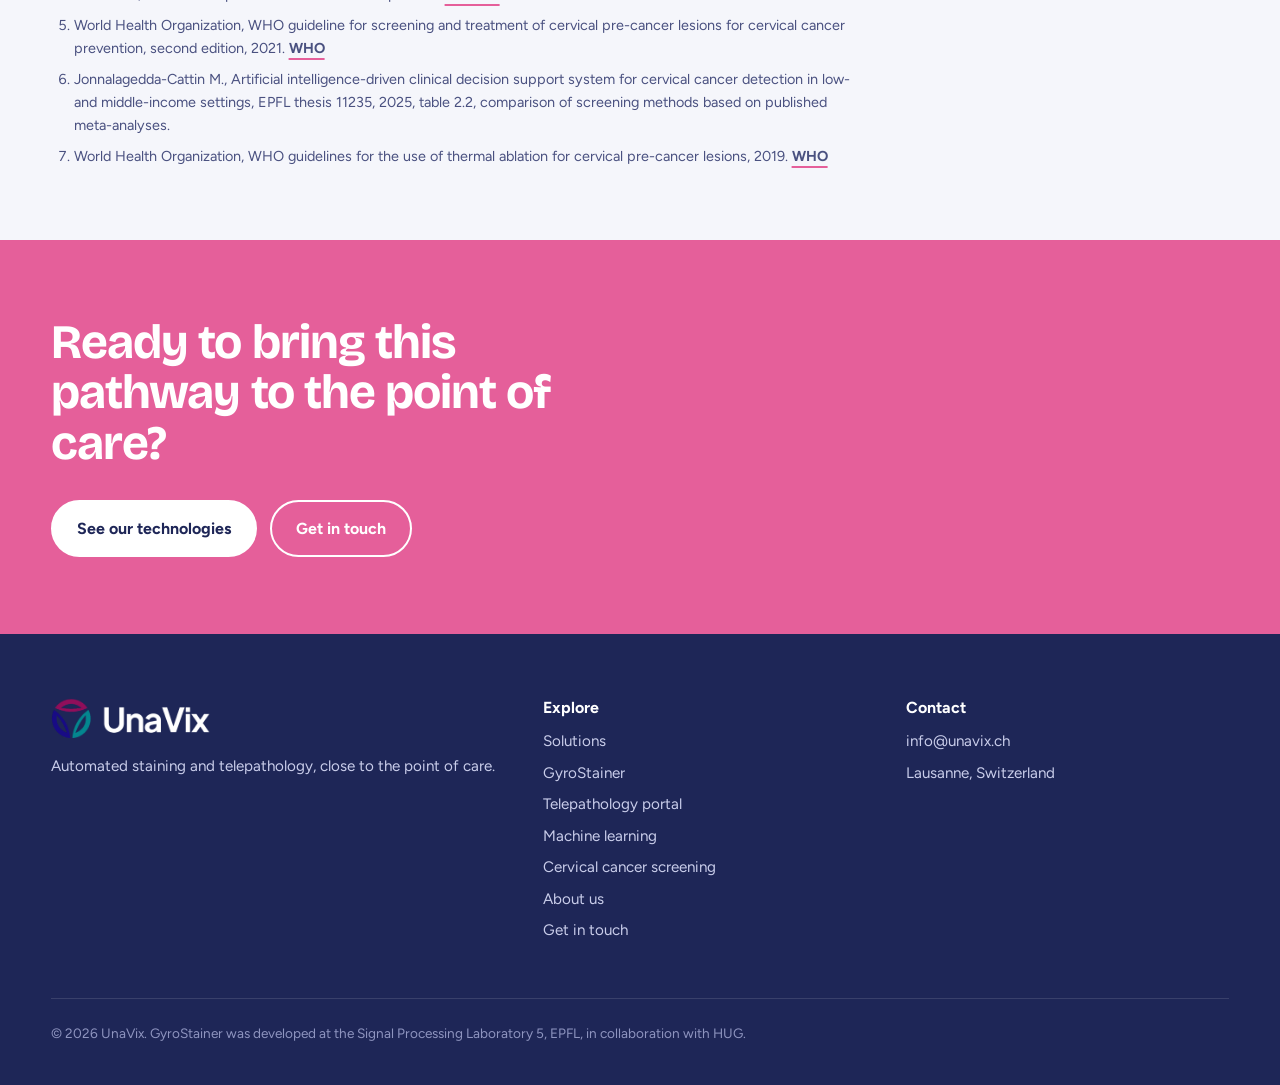
<file: cervical-screening.html>
<!doctype html>
<html lang="en">
<head>
<meta charset="utf-8">
<meta name="viewport" content="width=device-width, initial-scale=1">
<title>Cervical cancer screening · UnaVix</title>
<meta name="description" content="Our first focus: cervical cancer screening. How our tools make same-day screening, triage and treatment possible, and why cytology works well for triage.">
<meta property="og:title" content="Cervical cancer screening · UnaVix">
<meta property="og:description" content="Our first focus: cervical cancer screening. How our tools make same-day screening, triage and treatment possible, and why cytology works well for triage.">
<meta property="og:image" content="https://unavix.ch/assets/img/unavix-lockup.png">
<meta property="og:url" content="https://unavix.ch/cervical-screening">
<meta property="og:type" content="website">
<link rel="canonical" href="https://unavix.ch/cervical-screening">
<link rel="icon" href="/favicon.ico" sizes="any">
<link rel="icon" type="image/png" sizes="48x48" href="/assets/img/favicon-48.png">
<link rel="icon" type="image/png" sizes="192x192" href="/assets/img/icon-192.png">
<link rel="apple-touch-icon" href="/assets/img/apple-touch-icon.png">
<link rel="preconnect" href="https://fonts.googleapis.com">
<link rel="preconnect" href="https://fonts.gstatic.com" crossorigin>
<link href="https://fonts.googleapis.com/css2?family=Plus+Jakarta+Sans:wght@700&family=Bricolage+Grotesque:opsz,wght@12..96,600;12..96,700;12..96,800&family=Figtree:wght@400;500;600;700&display=swap" rel="stylesheet">
<link rel="stylesheet" href="assets/css/style.css?v=202611276">
</head>
<body>
<a class="skip" href="#main">Skip to content</a>
<header class="site-header">
  <nav class="nav wrap" aria-label="Main">
    <a class="brand" href="/"><img src="assets/img/unavix-lockup.png" alt="UnaVix home" width="740" height="185"></a>
    <button class="menu-toggle" aria-expanded="false" aria-controls="nav-links" aria-label="Menu">
      <svg viewBox="0 0 24 24" fill="none" stroke="currentColor" stroke-width="2" stroke-linecap="round"><path d="M4 7h16M4 12h16M4 17h16"/></svg>
    </button>
    <ul class="nav-links" id="nav-links">
      <li><a href="/">Home</a></li>
      <li><a href="/solutions">Solutions</a></li>
      <li><a href="/technologies">Technologies</a></li>
      <li><a href="/cervical-screening" aria-current="page">Cervical screening</a></li>
      <li><a href="/about">About</a></li>
      <li><a class="btn" href="/get-involved">Get in touch</a></li>
    </ul>
  </nav>
</header>
<main id="main">

<section class="page-hero">
  <div class="wrap">
    <h1>Our focus: cervical cancer screening</h1>
    <p class="lede">Cervical cancer screening is the first use of our tools. A single-visit model reduces loss to follow-up, but it usually means giving up high-quality triage. With our tools, clinics and screening programmes can keep cytology as the triage step and still screen, triage and treat women in a single visit.</p>
    <nav class="tech-nav" aria-label="On this page">
      <a href="#problem">The problem</a>
      <a href="#overview">The pathway</a>
      <a href="#pathway">Step by step</a>
      <a href="#why-on-site">Why on site</a>
      <a href="#why-cytology">Why cytology</a>
      <a href="#thermal-ablation">Thermal ablation</a>
    </nav>
  </div>
</section>

<section class="burden section" id="problem" aria-labelledby="burden-title">
  <div class="wrap">
    <h2 id="burden-title" class="burden-statement">In 2022, cervical cancer took the lives of 348,189 women<sup class="fn"><a href="#ref-1" aria-label="Reference 1">1</a></sup>.</h2>
    <p class="burden-statement">Almost 94% of those deaths were in low- and middle-income countries<sup class="fn"><a href="#ref-1" aria-label="Reference 1">1</a></sup>. It is one of the most preventable cancers<sup class="fn"><a href="#ref-2" aria-label="Reference 2">2</a></sup>, but many women there cannot reach the services that would prevent it.</p>
    <p class="burden-lead">Three gaps stand between these women and care:</p>
    <div class="bottlenecks">
      <div class="bottleneck">
        <h3>Results take weeks</h3>
        <p>Samples travel to a central laboratory. Many women cannot make the long journey back for their results and are lost before treatment.</p>
      </div>
      <div class="bottleneck">
        <h3>Too few pathologists</h3>
        <p>Reading cytology needs trained cytotechnologists and pathologists, who are scarce and concentrated in city hospitals.</p>
      </div>
      <div class="bottleneck">
        <h3>Manual staining varies</h3>
        <p>Pap staining by hand depends on timing and handling. Inconsistent slides are harder to read and less reliable.</p>
      </div>
    </div>
  </div>
</section>

<section class="section bg-white" id="overview" aria-labelledby="pathway-title">
  <div class="wrap">
    <div class="section-head">
      <h2 id="pathway-title">The full pathway in a single visit</h2>
      <p class="lede">We support the WHO's screen, triage and treat approach. Our tools bring high-quality cytology triage on site, so clinics and screening programmes can take a woman from her first test to treatment in one visit.</p>
    </div>
    <div class="phase-cards">
      <div class="phase-card">
        <p class="eyebrow">1 · Screen</p>
        <h3>HPV self-test</h3>
        <p>Each woman takes her own sample in private, and the clinic tests it for high-risk HPV.</p>
      </div>
      <div class="phase-card triage">
        <p class="eyebrow teal">2 · Triage <span class="ours">Our tools</span></p>
        <h3>Cytology, read remotely</h3>
        <p>A cervical sample from HPV-positive women is stained on site by <a class="text-link" href="/technologies#gyrostainer">GyroStainer</a>, our automated stainer, and read by a pathologist through our <a class="text-link" href="/technologies#portal">telepathology portal</a>.</p>
      </div>
      <div class="phase-card treat">
        <p class="eyebrow pink">3 · Treat</p>
        <h3>Thermal ablation</h3>
        <p>Women with precancerous lesions are treated by the clinic team in the same visit. Suspected cancers are referred to a hospital.</p>
      </div>
    </div>
  </div>
</section>

<section class="section" id="pathway" aria-labelledby="steps-title">
  <div class="wrap">
    <div class="section-head">
      <h2 id="steps-title">Follow a sample, step by step</h2>
      <p class="lede">Every step can happen on site, in a single visit, using methods recommended by the WHO.</p>
    </div>
    <div class="pathway-grid">
      <div class="pathway-visual" aria-hidden="true">
        <svg id="pathway-svg" viewBox="0 0 480 540" data-step="1">
          <defs><clipPath id="field"><circle cx="240" cy="240" r="190"/></clipPath></defs>
          <circle cx="240" cy="240" r="200" fill="#fff" stroke="#1E2657" stroke-width="3"/>
          <g clip-path="url(#field)">
            <g id="pw-cells"></g>
            <g class="scan"><line x1="40" x2="440" y1="240" y2="240" stroke="#22A4A6" stroke-width="3" stroke-dasharray="8 6"/></g>
          </g>
          <g class="hpv-tag"><rect x="300" y="40" width="130" height="48" rx="24" fill="#5B4BB8"/><text x="365" y="71" text-anchor="middle" font-family="Figtree, sans-serif" font-weight="700" font-size="20" fill="#fff">HPV +</text></g>
          <g class="flag"><circle cx="260" cy="215" r="48" fill="none" stroke="#22A4A6" stroke-width="4" stroke-dasharray="10 7"/></g>
          <g class="treat"><circle cx="372" cy="104" r="34" fill="#E55F9A"/><path d="M356 104l11 11 21-22" fill="none" stroke="#fff" stroke-width="6" stroke-linecap="round" stroke-linejoin="round"/></g>
          <g class="refer"><circle cx="372" cy="104" r="34" fill="#1E2657"/><path d="M358 104h26M374 92l12 12-12 12" fill="none" stroke="#fff" stroke-width="6" stroke-linecap="round" stroke-linejoin="round"/></g>
          <text id="pw-caption" x="240" y="500" text-anchor="middle"></text>
        </svg>
      </div>
      <ol class="pathway-steps">
        <li class="pathway-step phase-screen" data-step="1">
          <div class="num">1 · Screen</div>
          <h3>Self-sample</h3>
          <p>A nurse explains how to take the sample. Each woman then collects a vaginal swab herself, in private, with no speculum exam.</p>
          <p>Many women are more willing to be screened when they can take the sample themselves. The WHO recommends self-sampling for HPV screening, and it lets a small team screen many women in a day.</p>
        </li>
        <li class="pathway-step phase-screen" data-step="2">
          <div class="num">2 · Screen</div>
          <h3>HPV test</h3>
          <p>High-risk HPV causes about 99% of cervical cancers<sup class="fn"><a href="#ref-3" aria-label="Reference 3">3</a></sup>, and the WHO recommends HPV testing as the primary screening method. The sample is tested on site.</p>
          <p>Rapid HPV tests give a result in about an hour, so triage and treatment can follow the same day. About 8 in 10 women test negative<sup class="fn"><a href="#ref-4" aria-label="Reference 4">4</a></sup>.</p>
        </li>
        <li class="pathway-step phase-triage" data-step="3">
          <div class="num">3 · Triage <span class="ours">Our tools</span></div>
          <h3>On-site Pap stain</h3>
          <p>Most HPV infections clear on their own, so a positive test shows a woman is at risk, not that she has a lesion. Triage finds the women who actually need treatment.</p>
          <p>A nurse collects a cervical sample and prepares a slide. <a class="text-link" href="/technologies#gyrostainer">GyroStainer</a>, our automated stainer, then applies a Pap stain consistently on site.</p>
        </li>
        <li class="pathway-step phase-triage" data-step="4">
          <div class="num">4 · Triage <span class="ours">Our tools</span></div>
          <h3>Remote review</h3>
          <p>The stained slide is scanned and uploaded automatically to our <a class="text-link" href="/technologies#portal">telepathology portal</a>, where a remote pathologist reads it. This can be one of the programme's own pathologists or one from our network.</p>
          <p>The portal is designed to return the result in under an hour, so the woman can receive immediate treatment.</p>
        </li>
        <li class="pathway-step phase-treat" data-step="5">
          <div class="num">5 · Treat</div>
          <h3>Treatment on site</h3>
          <p>Women with precancerous lesions (CIN2 and CIN3) are treated straight away with thermal ablation, in a few minutes and usually without anaesthesia. <a class="text-link" href="#thermal-ablation">More about thermal ablation</a></p>
        </li>
        <li class="pathway-step phase-refer" data-step="6">
          <div class="num">6 · Refer</div>
          <h3>Referral when needed</h3>
          <p>Suspected cancers, and lesions that can't be treated with thermal ablation, are referred to a hospital for specialised care.</p>
        </li>
      </ol>
    </div>
  </div>
</section>

<div class="wrap">

<section class="tech-block" id="why-on-site" aria-labelledby="on-site-title">
  <p class="phase-tag screen">Screen</p>
  <h2 id="on-site-title">Why invest in on-site pathology if the world is moving to HPV testing?</h2>
  <p class="lede">Following the WHO's recommendation<sup class="fn"><a href="#ref-5" aria-label="Reference 5">5</a></sup>, screening programmes are moving to HPV testing as the primary screen. Women who test positive still need triage, and doing it on site means they get their result in the same visit.</p>
  <div class="tech-cols">
    <div>
      <h3>Fewer slides need a smaller machine</h3>
      <p>With HPV testing first, only the women who test positive need a slide: about 2 in 10 in a screening study in Cameroon<sup class="fn"><a href="#ref-4" aria-label="Reference 4">4</a></sup>. Laboratory stainers are built for hundreds of slides a day. <a class="text-link" href="/technologies#gyrostainer">GyroStainer</a> stains six slides per run at low cost, which suits the few triage slides a clinic prepares, and the <a class="text-link" href="/technologies#portal">telepathology portal</a> brings the pathologist to them.</p>
    </div>
    <div>
      <h3>More than cervical screening</h3>
      <p>The same stainer runs H&amp;E for histology and Giemsa for fine-needle aspiration cytology, so it keeps serving the clinic for other pathology exams, not only cervical screening.</p>
    </div>
  </div>
</section>

<section class="tech-block" id="why-cytology" aria-labelledby="why-title">
  <p class="phase-tag triage">Triage</p>
  <h2 id="why-title">Why cytology, and not VIA or histology</h2>
  <p class="lede">An HPV test is very sensitive, so the triage step that follows has to be specific: it should pick out the women who really need treatment. Cytology looks at the cells themselves, like histology, but does not require a biopsy.</p>
  <div class="tech-cols">
    <div>
      <h3>The trouble with VIA</h3>
      <p>Visual inspection with acetic acid is cheap and immediate, but it depends on the eye and experience of the examiner. Reported specificity ranges from 65% to 98%<sup class="fn"><a href="#ref-6" aria-label="Reference 6">6</a></sup>, so in some settings many women are treated who don't need it.</p>
    </div>
    <div>
      <h3>What holds cytology back, and how we fix it</h3>
      <p>Cytology is consistently specific (86–100%<sup class="fn"><a href="#ref-6" aria-label="Reference 6">6</a></sup>), but its accuracy depends on slide quality and on the reader, and it usually needs a city laboratory, with results in days or weeks. <a class="text-link" href="/technologies#gyrostainer">Our automated stainer</a> makes the staining consistent on site, and the <a class="text-link" href="/technologies#portal">telepathology portal</a> brings an expert reader to every slide.</p>
    </div>
  </div>
</section>

<section class="tech-block" id="thermal-ablation" aria-labelledby="ta-title">
  <p class="phase-tag treat">Treat</p>
  <h2 id="ta-title">Thermal ablation</h2>
  <div class="tech-cols">
    <div>
      <h3>What it is</h3>
      <p>A portable device heats a metal probe to about 100 °C. The probe is applied to the abnormal area of the cervix for 20 to 40 seconds at a time, which destroys the precancerous cells<sup class="fn"><a href="#ref-7" aria-label="Reference 7">7</a></sup>. The tissue then heals on its own over the following weeks.</p>
      <p>Between women, the probe is cleaned and disinfected.</p>
    </div>
    <div>
      <h3>Why it suits a single visit</h3>
      <p>The WHO recommends thermal ablation to treat cervical precancer. The device is small and battery-powered, the procedure takes minutes and usually needs no anaesthesia, and trained nurses or doctors can perform it. That means women can be treated on site, in the same programme that screened them.</p>
      <p>It suits lesions that are fully visible and not too large.</p>
    </div>
  </div>
</section>

<section class="refs" id="references" aria-labelledby="refs-title">
  <h2 id="refs-title">References</h2>
  <ol class="ref-list">
    <li id="ref-1">Bray F. et al., Global cancer statistics 2022: GLOBOCAN estimates of incidence and mortality worldwide for 36 cancers in 185 countries, CA Cancer J Clin, 2024.</li>
    <li id="ref-2">World Health Organization, Global strategy to accelerate the elimination of cervical cancer as a public health problem, 2020.</li>
    <li id="ref-3">Walboomers J.M. et al., Human papillomavirus is a necessary cause of invasive cervical cancer worldwide, J Pathol, 1999;189(1):12–19.</li>
    <li id="ref-4">Vassilakos P. et al., A cross-sectional study exploring triage of HPV-positive women by visual assessment, manual and computer-interpreted cytology, and HPV-16/18-45 genotyping in Cameroon, Int J Gynecol Cancer, 2021;31(6):808–816. 18.6% of 1,582 self-sampled women tested HPV-positive. <a class="text-link" href="https://pubmed.ncbi.nlm.nih.gov/33833084/">PubMed</a></li>
    <li id="ref-5">World Health Organization, WHO guideline for screening and treatment of cervical pre-cancer lesions for cervical cancer prevention, second edition, 2021. <a class="text-link" href="https://www.who.int/publications/i/item/9789240030824">WHO</a></li>
    <li id="ref-6">Jonnalagedda-Cattin M., Artificial intelligence-driven clinical decision support system for cervical cancer detection in low- and middle-income settings, EPFL thesis 11235, 2025, table 2.2, comparison of screening methods based on published meta-analyses.</li>
    <li id="ref-7">World Health Organization, WHO guidelines for the use of thermal ablation for cervical pre-cancer lesions, 2019. <a class="text-link" href="https://www.who.int/publications/i/item/9789241550598">WHO</a></li>
  </ol>
</section>

</div>

<section class="cta-band section-tight">
  <div class="wrap">
    <h2>Ready to bring this pathway to the point of care?</h2>
    <div class="btn-row">
      <a class="btn" href="/technologies">See our technologies</a>
      <a class="btn btn-ghost" href="/get-involved">Get in touch</a>
    </div>
  </div>
</section>
</main>
<footer class="site-footer">
  <div class="wrap">
    <div class="footer-grid">
      <div>
        <img src="assets/img/unavix-lockup-light.png" alt="UnaVix" width="740" height="185">
        <p>Automated staining and telepathology, close to the point of care.</p>
      </div>
      <div>
        <h3>Explore</h3>
        <ul>
          <li><a href="/solutions">Solutions</a></li>
          <li><a href="/technologies#gyrostainer">GyroStainer</a></li>
          <li><a href="/technologies#portal">Telepathology portal</a></li>
          <li><a href="/technologies#ai">Machine learning</a></li>
          <li><a href="/cervical-screening">Cervical cancer screening</a></li>
          <li><a href="/about">About us</a></li>
          <li><a href="/get-involved">Get in touch</a></li>
        </ul>
      </div>
      <div>
        <h3>Contact</h3>
        <ul>
          <li><a href="mailto:info@unavix.ch">info@unavix.ch</a></li>
          <li>Lausanne, Switzerland</li>
        </ul>
      </div>
    </div>
    <div class="footer-base">© <span id="year">2026</span> UnaVix. GyroStainer was developed at the Signal Processing Laboratory 5, EPFL, in collaboration with HUG.</div>
  </div>
</footer>
<script src="assets/js/main.js?v=202611276"></script>
</body>
</html>
</file>
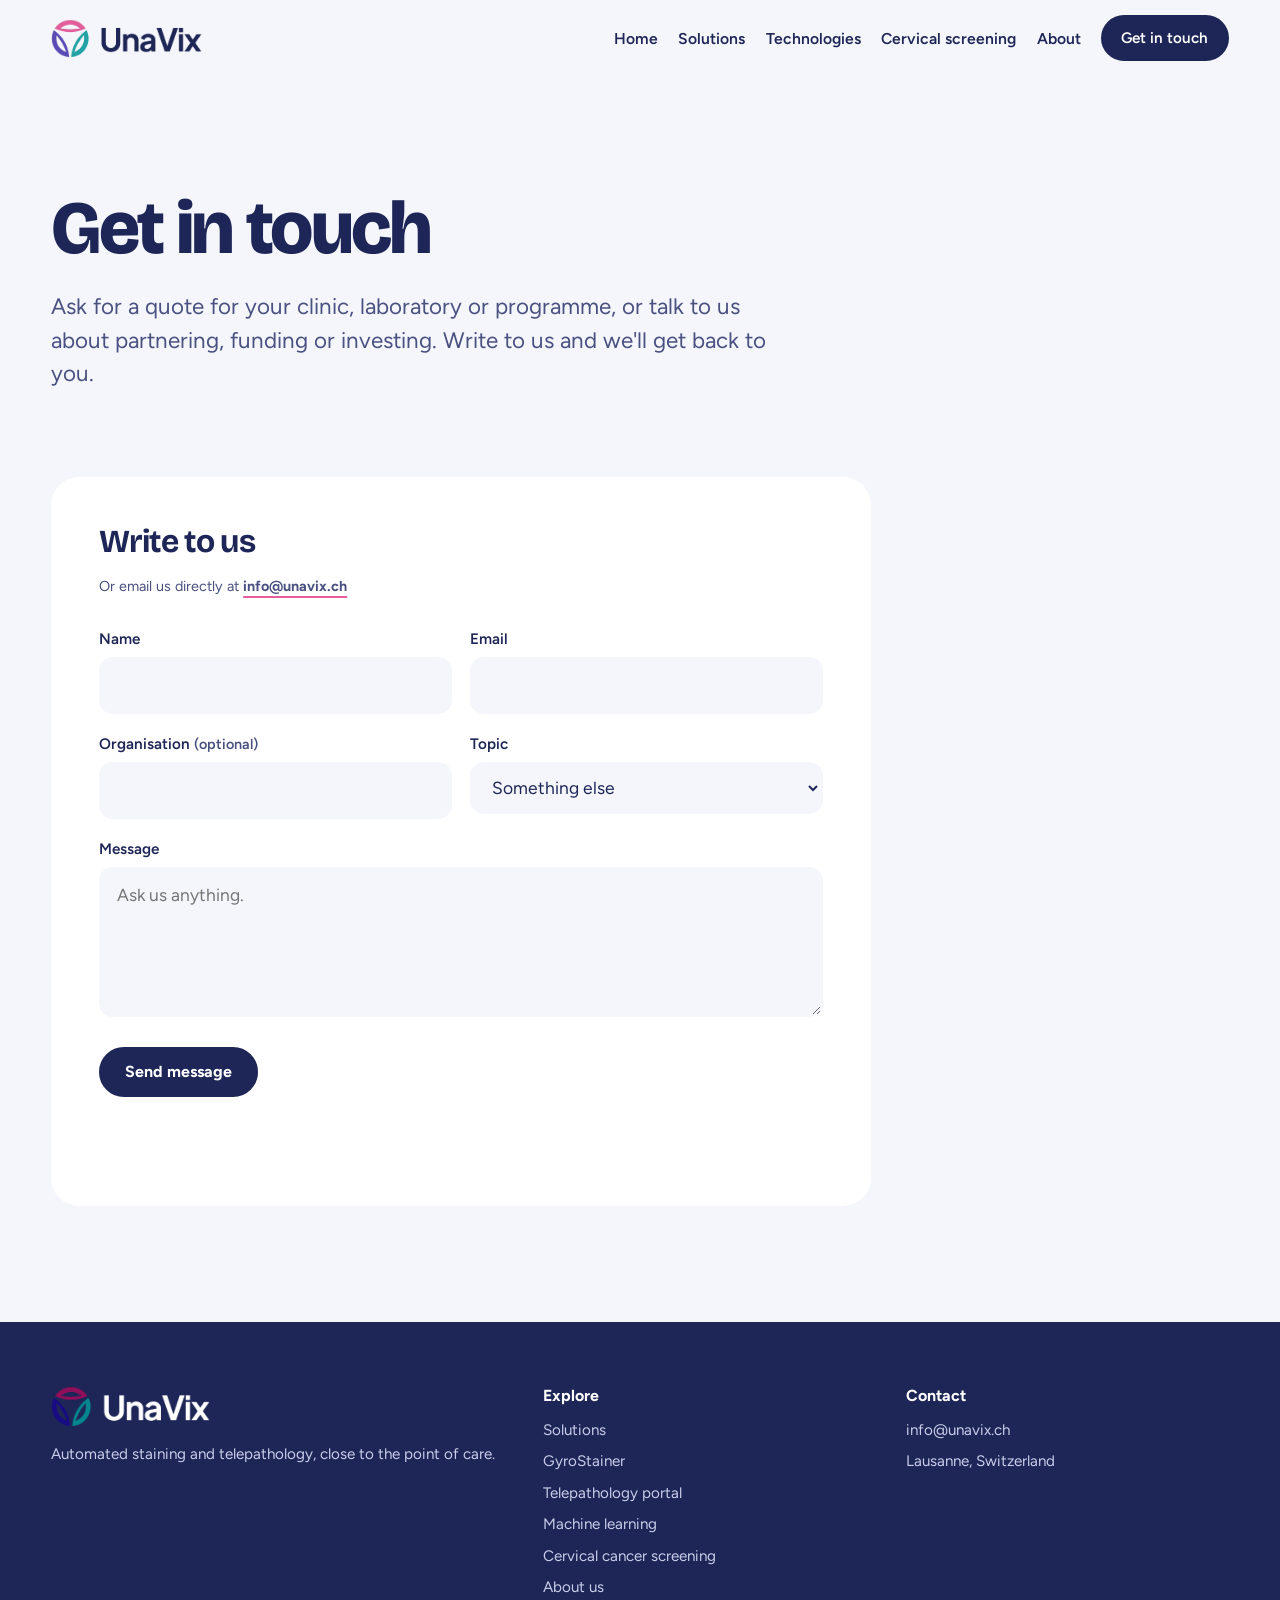
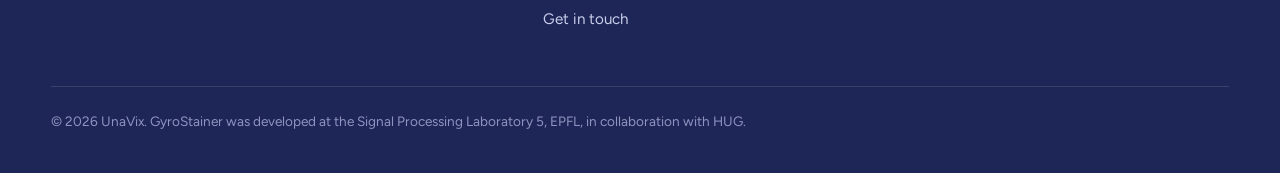
<file: get-involved.html>
<!doctype html>
<html lang="en">
<head>
<meta charset="utf-8">
<meta name="viewport" content="width=device-width, initial-scale=1">
<title>Get in touch · UnaVix</title>
<meta name="description" content="Ask UnaVix for a quote, or talk to us about partnering, funding or investing.">
<meta property="og:title" content="Get in touch · UnaVix">
<meta property="og:description" content="Ask UnaVix for a quote, or talk to us about partnering, funding or investing.">
<meta property="og:image" content="https://unavix.ch/assets/img/unavix-lockup.png">
<meta property="og:url" content="https://unavix.ch/get-involved">
<meta property="og:type" content="website">
<link rel="canonical" href="https://unavix.ch/get-involved">
<link rel="icon" href="/favicon.ico" sizes="any">
<link rel="icon" type="image/png" sizes="48x48" href="/assets/img/favicon-48.png">
<link rel="icon" type="image/png" sizes="192x192" href="/assets/img/icon-192.png">
<link rel="apple-touch-icon" href="/assets/img/apple-touch-icon.png">
<link rel="preconnect" href="https://fonts.googleapis.com">
<link rel="preconnect" href="https://fonts.gstatic.com" crossorigin>
<link href="https://fonts.googleapis.com/css2?family=Plus+Jakarta+Sans:wght@700&family=Bricolage+Grotesque:opsz,wght@12..96,600;12..96,700;12..96,800&family=Figtree:wght@400;500;600;700&display=swap" rel="stylesheet">
<link rel="stylesheet" href="assets/css/style.css?v=202611276">
</head>
<body>
<a class="skip" href="#main">Skip to content</a>
<header class="site-header">
  <nav class="nav wrap" aria-label="Main">
    <a class="brand" href="/"><img src="assets/img/unavix-lockup.png" alt="UnaVix home" width="740" height="185"></a>
    <button class="menu-toggle" aria-expanded="false" aria-controls="nav-links" aria-label="Menu">
      <svg viewBox="0 0 24 24" fill="none" stroke="currentColor" stroke-width="2" stroke-linecap="round"><path d="M4 7h16M4 12h16M4 17h16"/></svg>
    </button>
    <ul class="nav-links" id="nav-links">
      <li><a href="/">Home</a></li>
      <li><a href="/solutions">Solutions</a></li>
      <li><a href="/technologies">Technologies</a></li>
      <li><a href="/cervical-screening">Cervical screening</a></li>
      <li><a href="/about">About</a></li>
      <li><a class="btn" href="/get-involved" aria-current="page">Get in touch</a></li>
    </ul>
  </nav>
</header>
<main id="main">

<section class="page-hero">
  <div class="wrap">
    <h1>Get in touch</h1>
    <p class="lede">Ask for a quote for your clinic, laboratory or programme, or talk to us about partnering, funding or investing. Write to us and we'll get back to you.</p>
  </div>
</section>

<section class="section" style="padding-top:0">
  <div class="wrap">
    <div class="contact contact-single" id="contact">
      <h2 style="font-size:var(--step-2)">Write to us</h2>
      <p class="small mt-1">Or email us directly at <a class="text-link" href="mailto:info@unavix.ch">info@unavix.ch</a></p>
      <form id="contact-form" novalidate>
        <div class="form-grid">
          <div><label for="f-name">Name</label><input id="f-name" name="name" autocomplete="name" required></div>
          <div><label for="f-email">Email</label><input id="f-email" name="email" type="email" autocomplete="email" required></div>
          <div><label for="f-org">Organisation <span class="small">(optional)</span></label><input id="f-org" name="org" autocomplete="organization"></div>
          <div><label for="f-type">Topic</label>
            <select id="f-type" name="type">
              <option value="quote" data-prompt="Tell us about your setting and which solutions you are interested in.">Requesting a quote</option>
              <option value="pilot" data-prompt="Tell us about your organisation, where you work and how you would like to be involved in a pilot.">Partnering on a pilot</option>
              <option value="funding" data-prompt="Tell us about your organisation and what you would like to support.">Funding or investing</option>
              <option value="lab" data-prompt="Tell us about your laboratory or clinic and how many slides you stain.">GyroStainer, our automated stainer</option>
              <option value="portal" data-prompt="Tell us about your clinic or laboratory and how many slides you would like reviewed.">Telepathology portal</option>
              <option value="research" data-prompt="Tell us about the study or collaboration you have in mind.">Research collaboration</option>
              <option value="press" data-prompt="Tell us about your publication and what you're working on.">Press and media</option>
              <option value="join" data-prompt="Tell us about yourself and what you'd like to work on.">Working with us</option>
              <option value="curious" data-prompt="Ask us anything." selected>Something else</option>
            </select>
          </div>
          <div class="full"><label for="f-msg">Message</label><textarea id="f-msg" name="message" required></textarea></div>
          <input type="checkbox" name="botcheck" tabindex="-1" autocomplete="off" aria-hidden="true" style="display:none">
        </div>
        <div class="btn-row" style="margin-top:1.4rem"><button class="btn" type="submit">Send message</button></div>
        <p class="form-status" id="form-status" role="status"></p>
      </form>
    </div>
  </div>
</section>
</main>
<footer class="site-footer">
  <div class="wrap">
    <div class="footer-grid">
      <div>
        <img src="assets/img/unavix-lockup-light.png" alt="UnaVix" width="740" height="185">
        <p>Automated staining and telepathology, close to the point of care.</p>
      </div>
      <div>
        <h3>Explore</h3>
        <ul>
          <li><a href="/solutions">Solutions</a></li>
          <li><a href="/technologies#gyrostainer">GyroStainer</a></li>
          <li><a href="/technologies#portal">Telepathology portal</a></li>
          <li><a href="/technologies#ai">Machine learning</a></li>
          <li><a href="/cervical-screening">Cervical cancer screening</a></li>
          <li><a href="/about">About us</a></li>
          <li><a href="/get-involved">Get in touch</a></li>
        </ul>
      </div>
      <div>
        <h3>Contact</h3>
        <ul>
          <li><a href="mailto:info@unavix.ch">info@unavix.ch</a></li>
          <li>Lausanne, Switzerland</li>
        </ul>
      </div>
    </div>
    <div class="footer-base">© <span id="year">2026</span> UnaVix. GyroStainer was developed at the Signal Processing Laboratory 5, EPFL, in collaboration with HUG.</div>
  </div>
</footer>
<script src="assets/js/main.js?v=202611276"></script>
</body>
</html>
</file>
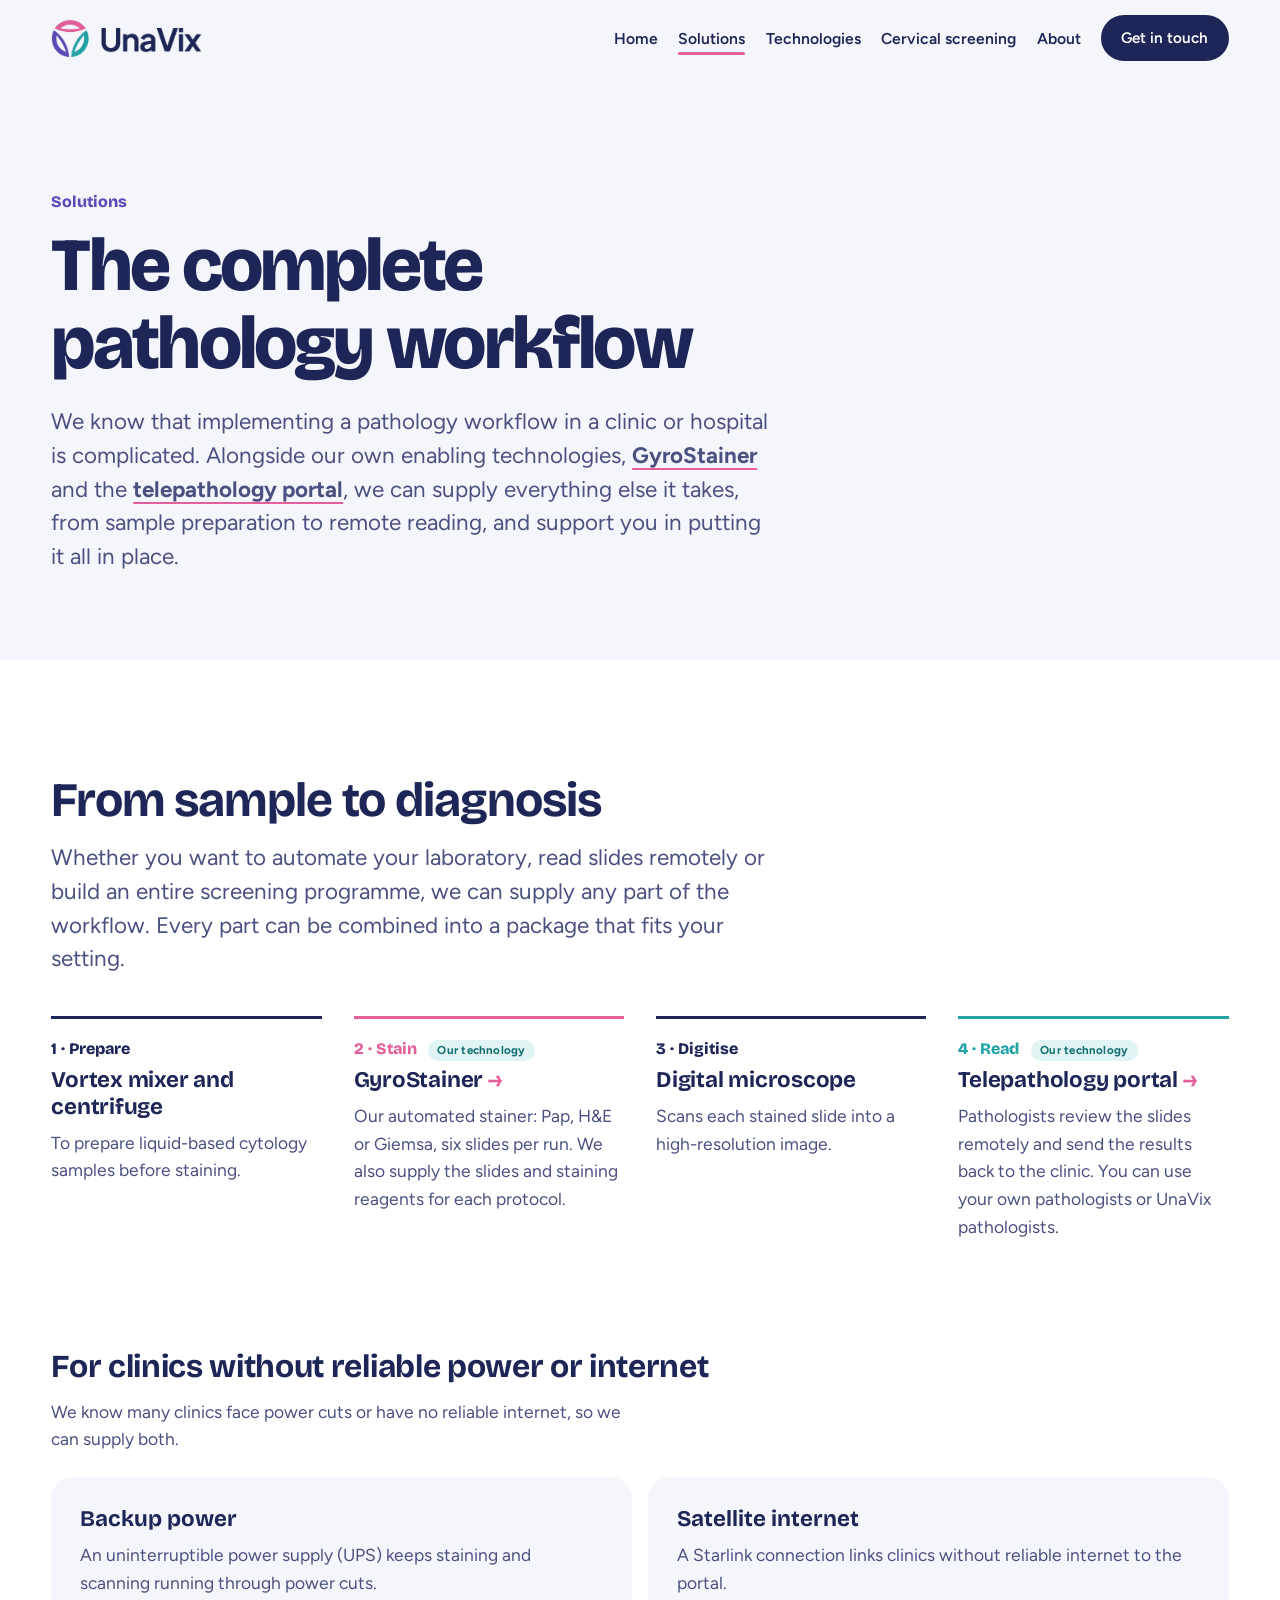
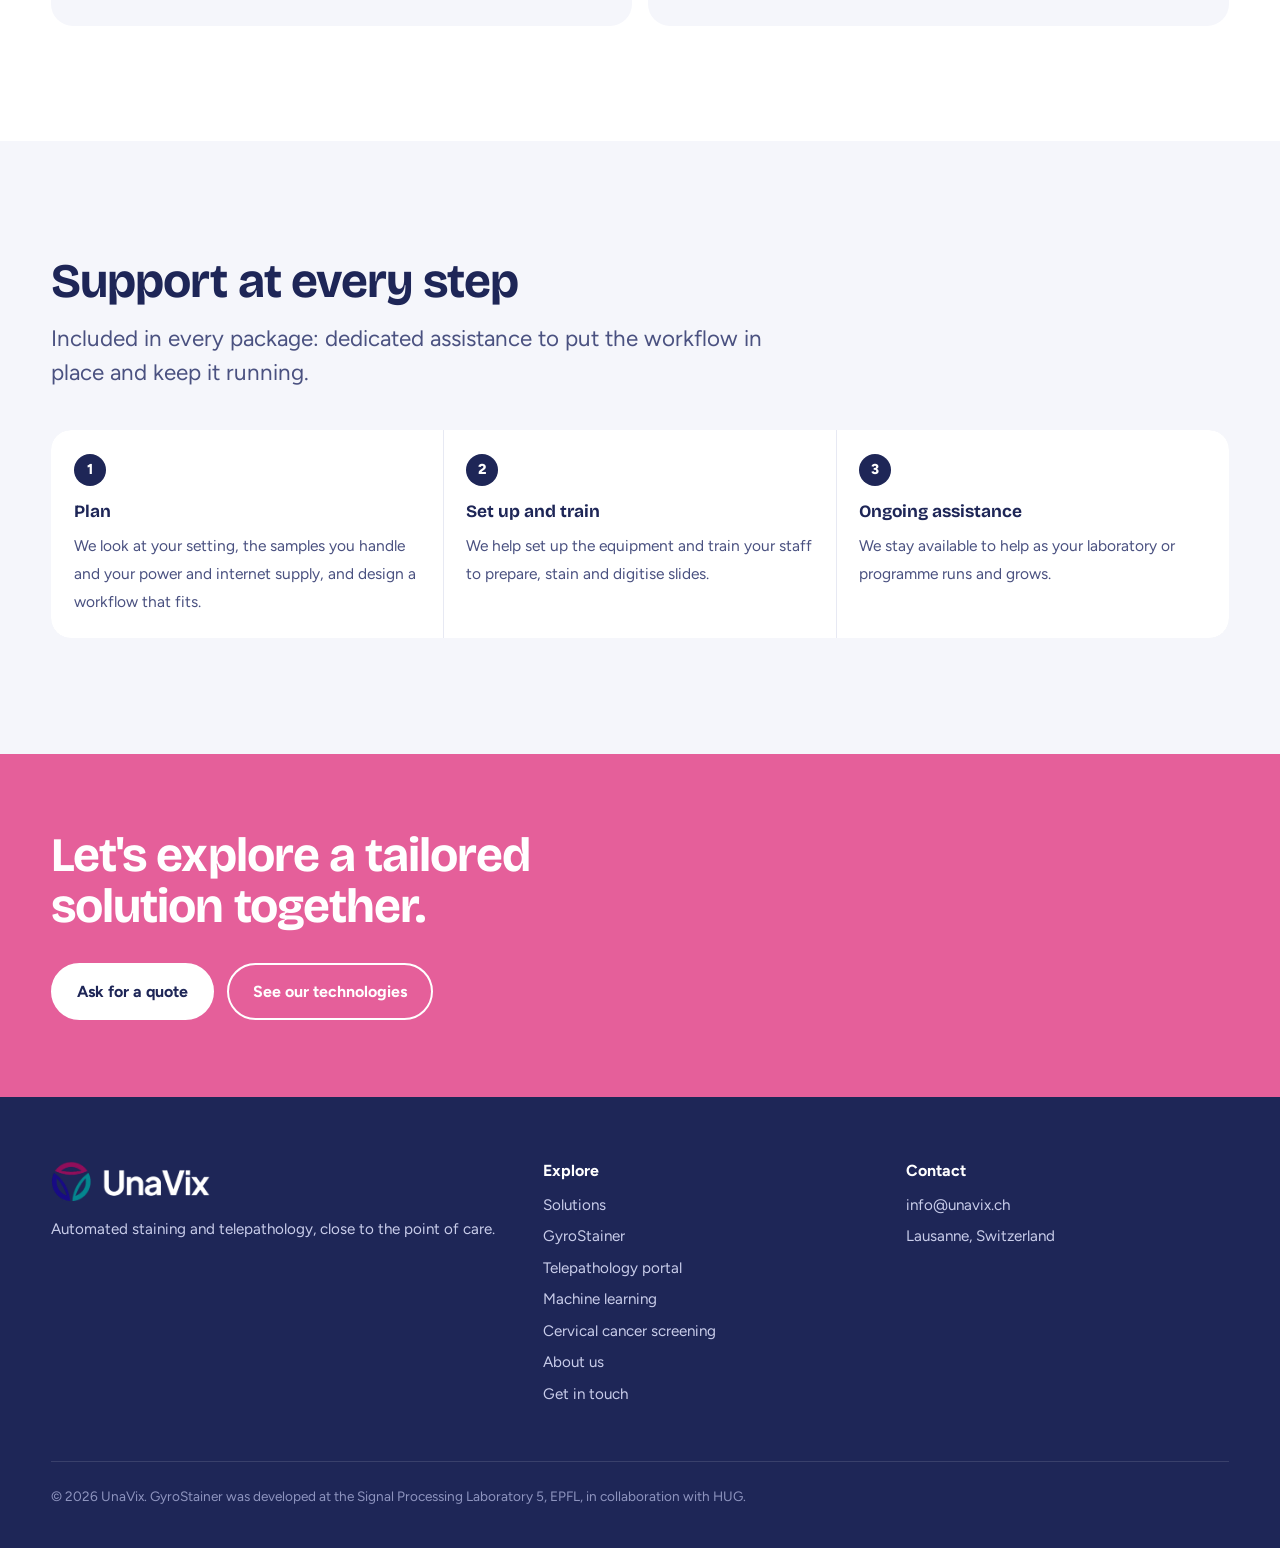
<file: solutions.html>
<!doctype html>
<html lang="en">
<head>
<meta charset="utf-8">
<meta name="viewport" content="width=device-width, initial-scale=1">
<title>Solutions · UnaVix</title>
<meta name="description" content="The complete pathology workflow for clinics and hospitals, from sample preparation to remote reading, built around GyroStainer and our telepathology portal.">
<meta property="og:title" content="Solutions · UnaVix">
<meta property="og:description" content="The complete pathology workflow for clinics and hospitals, from sample preparation to remote reading, built around GyroStainer and our telepathology portal.">
<meta property="og:image" content="https://unavix.ch/assets/img/unavix-lockup.png">
<meta property="og:url" content="https://unavix.ch/solutions">
<meta property="og:type" content="website">
<link rel="canonical" href="https://unavix.ch/solutions">
<link rel="icon" href="/favicon.ico" sizes="any">
<link rel="icon" type="image/png" sizes="48x48" href="/assets/img/favicon-48.png">
<link rel="icon" type="image/png" sizes="192x192" href="/assets/img/icon-192.png">
<link rel="apple-touch-icon" href="/assets/img/apple-touch-icon.png">
<link rel="preconnect" href="https://fonts.googleapis.com">
<link rel="preconnect" href="https://fonts.gstatic.com" crossorigin>
<link href="https://fonts.googleapis.com/css2?family=Plus+Jakarta+Sans:wght@700&family=Bricolage+Grotesque:opsz,wght@12..96,600;12..96,700;12..96,800&family=Figtree:wght@400;500;600;700&display=swap" rel="stylesheet">
<link rel="stylesheet" href="assets/css/style.css?v=202611276">
</head>
<body>
<a class="skip" href="#main">Skip to content</a>
<header class="site-header">
  <nav class="nav wrap" aria-label="Main">
    <a class="brand" href="/"><img src="assets/img/unavix-lockup.png" alt="UnaVix home" width="740" height="185"></a>
    <button class="menu-toggle" aria-expanded="false" aria-controls="nav-links" aria-label="Menu">
      <svg viewBox="0 0 24 24" fill="none" stroke="currentColor" stroke-width="2" stroke-linecap="round"><path d="M4 7h16M4 12h16M4 17h16"/></svg>
    </button>
    <ul class="nav-links" id="nav-links">
      <li><a href="/">Home</a></li>
      <li><a href="/solutions" aria-current="page">Solutions</a></li>
      <li><a href="/technologies">Technologies</a></li>
      <li><a href="/cervical-screening">Cervical screening</a></li>
      <li><a href="/about">About</a></li>
      <li><a class="btn" href="/get-involved">Get in touch</a></li>
    </ul>
  </nav>
</header>
<main id="main">

<section class="page-hero">
  <div class="wrap">
    <p class="eyebrow">Solutions</p>
    <h1>The complete pathology workflow</h1>
    <p class="lede">We know that implementing a pathology workflow in a clinic or hospital is complicated. Alongside our own enabling technologies, <a class="text-link" href="/technologies#gyrostainer">GyroStainer</a> and the <a class="text-link" href="/technologies#portal">telepathology portal</a>, we can supply everything else it takes, from sample preparation to remote reading, and support you in putting it all in place.</p>
  </div>
</section>

<section class="section bg-white" id="workflow" aria-labelledby="workflow-title">
  <div class="wrap">
    <div class="section-head">
      <h2 id="workflow-title">From sample to diagnosis</h2>
      <p class="lede">Whether you want to automate your laboratory, read slides remotely or build an entire screening programme, we can supply any part of the workflow. Every part can be combined into a package that fits your setting.</p>
    </div>
    <div class="phase-cards four">
      <div class="phase-card ink">
        <p class="eyebrow ink">1 · Prepare</p>
        <h3>Vortex mixer and centrifuge</h3>
        <p>To prepare liquid-based cytology samples before staining.</p>
      </div>
      <div class="phase-card pink">
        <p class="eyebrow pink">2 · Stain <span class="ours">Our technology</span></p>
        <h3><a href="/technologies#gyrostainer">GyroStainer</a></h3>
        <p>Our automated stainer: Pap, H&amp;E or Giemsa, six slides per run. We also supply the slides and staining reagents for each protocol.</p>
      </div>
      <div class="phase-card ink">
        <p class="eyebrow ink">3 · Digitise</p>
        <h3>Digital microscope</h3>
        <p>Scans each stained slide into a high-resolution image.</p>
      </div>
      <div class="phase-card teal">
        <p class="eyebrow teal">4 · Read <span class="ours">Our technology</span></p>
        <h3><a href="/technologies#portal">Telepathology portal</a></h3>
        <p>Pathologists review the slides remotely and send the results back to the clinic. You can use your own pathologists or UnaVix pathologists.</p>
      </div>
    </div>

    <div class="sub-block">
      <h3>For clinics without reliable power or internet</h3>
      <p class="lede">We know many clinics face power cuts or have no reliable internet, so we can supply both.</p>
      <div class="choice-cards">
        <div class="choice-card">
          <h4>Backup power</h4>
          <p>An uninterruptible power supply (UPS) keeps staining and scanning running through power cuts.</p>
        </div>
        <div class="choice-card">
          <h4>Satellite internet</h4>
          <p>A Starlink connection links clinics without reliable internet to the portal.</p>
        </div>
      </div>
    </div>
  </div>
</section>

<section class="section" aria-labelledby="support-title">
  <div class="wrap">
    <div class="section-head">
      <h2 id="support-title">Support at every step</h2>
      <p class="lede">Included in every package: dedicated assistance to put the workflow in place and keep it running.</p>
    </div>
    <ol class="flow">
      <li><strong>Plan</strong><span>We look at your setting, the samples you handle and your power and internet supply, and design a workflow that fits.</span></li>
      <li><strong>Set up and train</strong><span>We help set up the equipment and train your staff to prepare, stain and digitise slides.</span></li>
      <li><strong>Ongoing assistance</strong><span>We stay available to help as your laboratory or programme runs and grows.</span></li>
    </ol>
  </div>
</section>

<section class="cta-band section-tight">
  <div class="wrap">
    <h2>Let's explore a tailored solution together.</h2>
    <div class="btn-row">
      <a class="btn" href="/get-involved?topic=quote">Ask for a quote</a>
      <a class="btn btn-ghost" href="/technologies">See our technologies</a>
    </div>
  </div>
</section>
</main>
<footer class="site-footer">
  <div class="wrap">
    <div class="footer-grid">
      <div>
        <img src="assets/img/unavix-lockup-light.png" alt="UnaVix" width="740" height="185">
        <p>Automated staining and telepathology, close to the point of care.</p>
      </div>
      <div>
        <h3>Explore</h3>
        <ul>
          <li><a href="/solutions">Solutions</a></li>
          <li><a href="/technologies#gyrostainer">GyroStainer</a></li>
          <li><a href="/technologies#portal">Telepathology portal</a></li>
          <li><a href="/technologies#ai">Machine learning</a></li>
          <li><a href="/cervical-screening">Cervical cancer screening</a></li>
          <li><a href="/about">About us</a></li>
          <li><a href="/get-involved">Get in touch</a></li>
        </ul>
      </div>
      <div>
        <h3>Contact</h3>
        <ul>
          <li><a href="mailto:info@unavix.ch">info@unavix.ch</a></li>
          <li>Lausanne, Switzerland</li>
        </ul>
      </div>
    </div>
    <div class="footer-base">© <span id="year">2026</span> UnaVix. GyroStainer was developed at the Signal Processing Laboratory 5, EPFL, in collaboration with HUG.</div>
  </div>
</footer>
<script src="assets/js/main.js?v=202611276"></script>
</body>
</html>
</file>
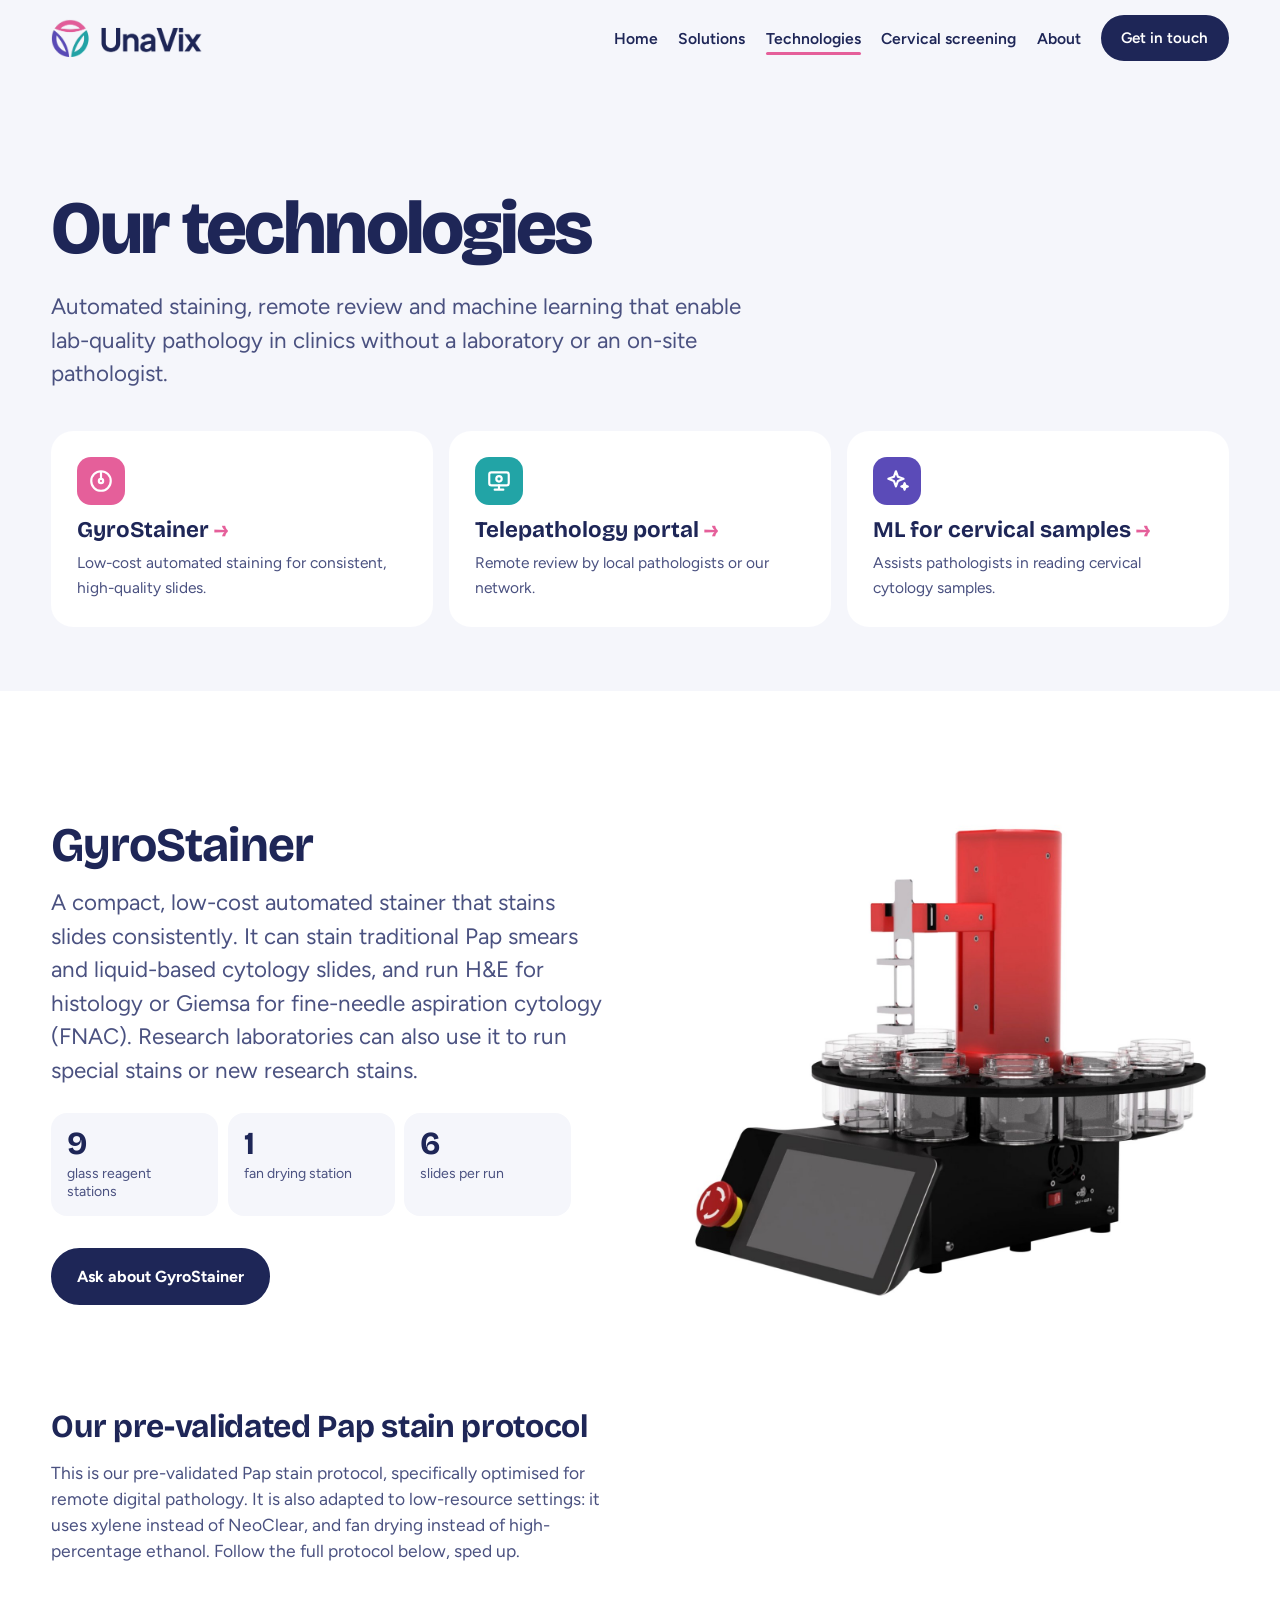
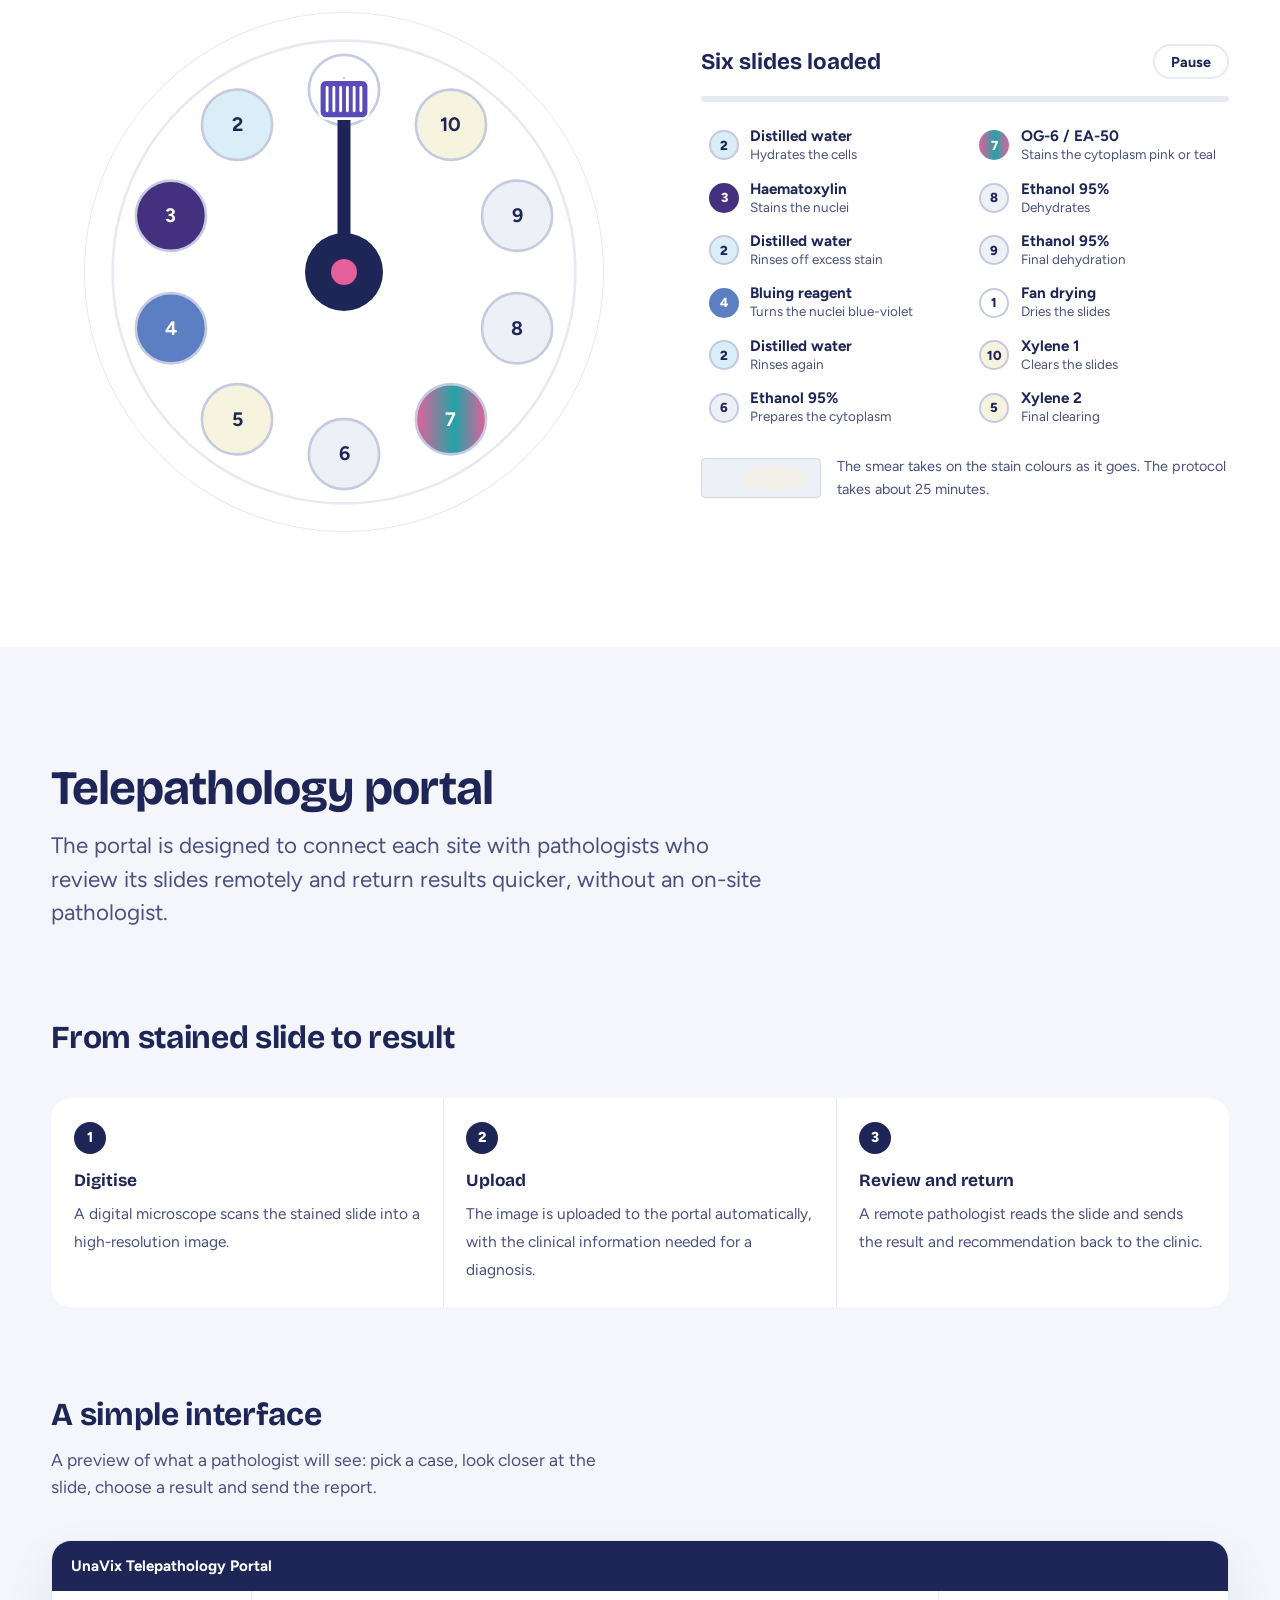
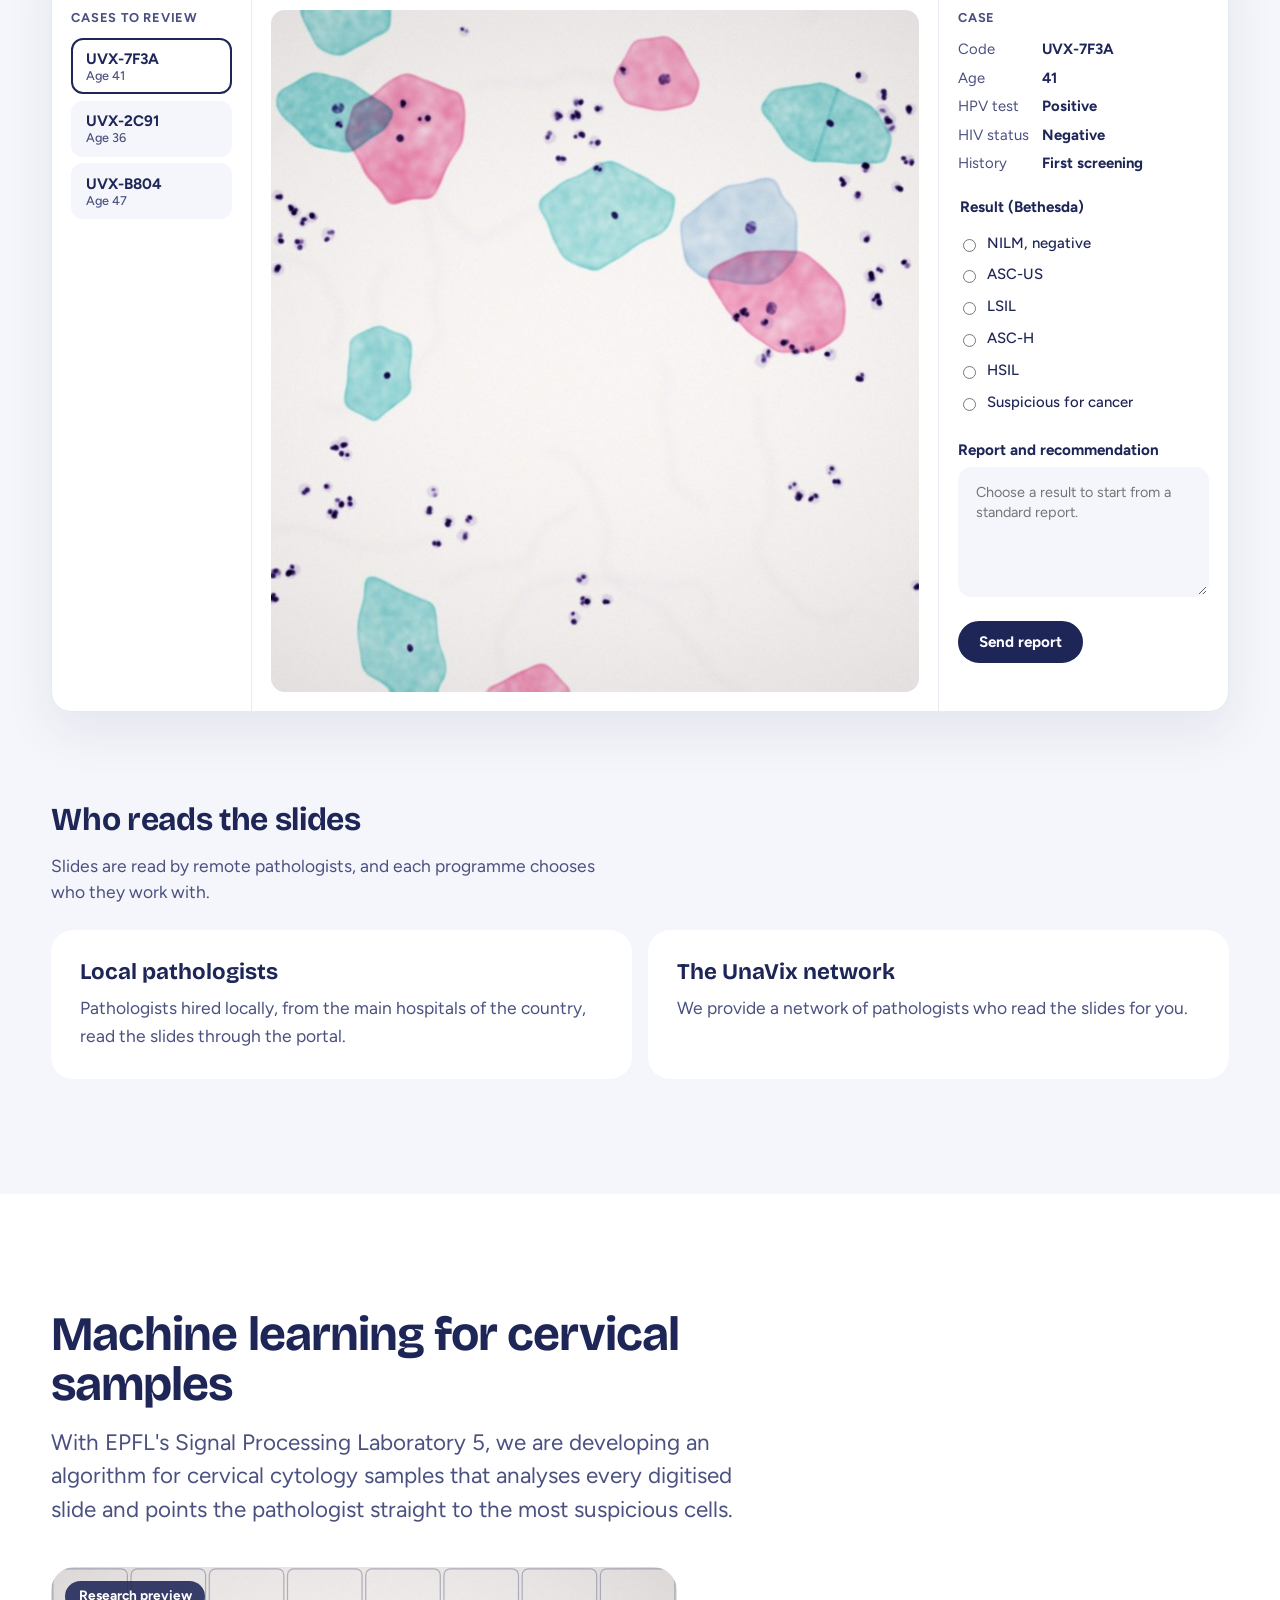
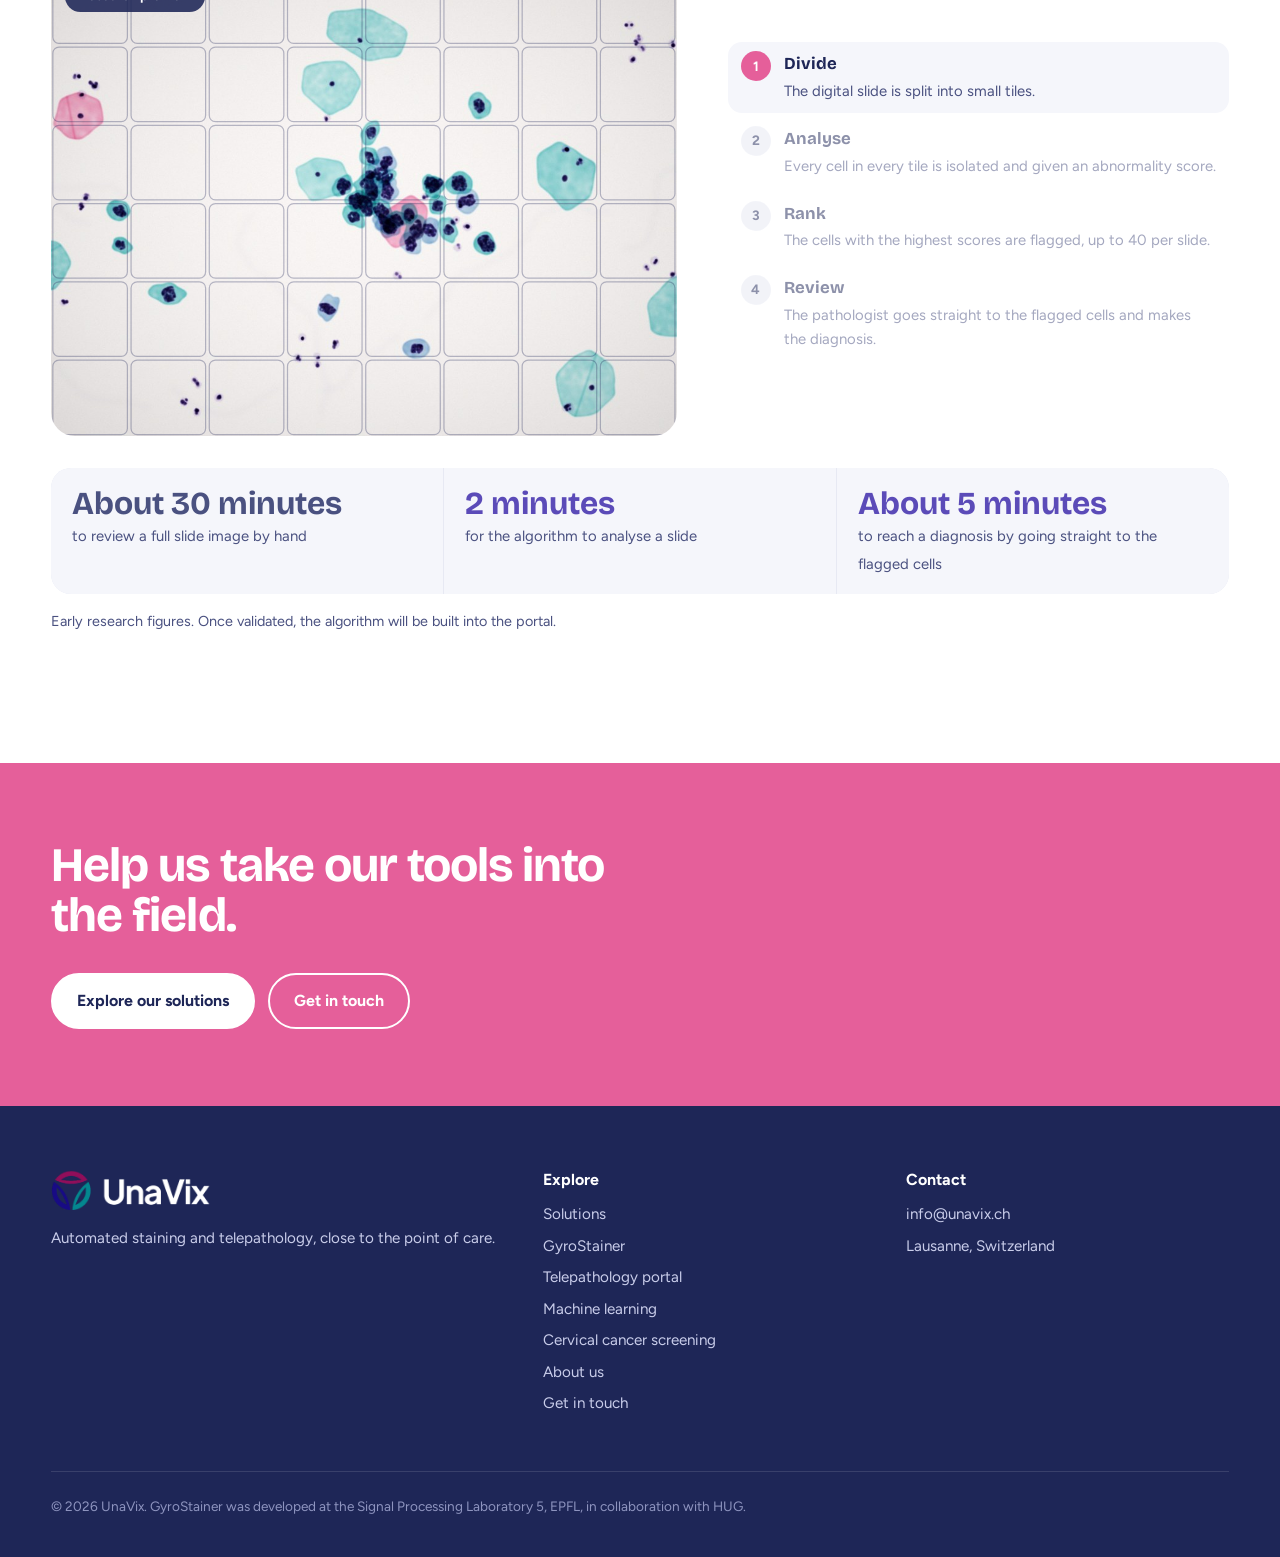
<file: technologies.html>
<!doctype html>
<html lang="en">
<head>
<meta charset="utf-8">
<meta name="viewport" content="width=device-width, initial-scale=1">
<title>Our technologies · UnaVix</title>
<meta name="description" content="GyroStainer, our low-cost automated stainer, our telepathology portal and machine learning: lab-quality pathology for clinics without a laboratory or an on-site pathologist.">
<meta property="og:title" content="Our technologies · UnaVix">
<meta property="og:description" content="GyroStainer, our low-cost automated stainer, our telepathology portal and machine learning: lab-quality pathology for clinics without a laboratory or an on-site pathologist.">
<meta property="og:image" content="https://unavix.ch/assets/img/unavix-lockup.png">
<meta property="og:url" content="https://unavix.ch/technologies">
<meta property="og:type" content="website">
<link rel="canonical" href="https://unavix.ch/technologies">
<link rel="icon" href="/favicon.ico" sizes="any">
<link rel="icon" type="image/png" sizes="48x48" href="/assets/img/favicon-48.png">
<link rel="icon" type="image/png" sizes="192x192" href="/assets/img/icon-192.png">
<link rel="apple-touch-icon" href="/assets/img/apple-touch-icon.png">
<link rel="preconnect" href="https://fonts.googleapis.com">
<link rel="preconnect" href="https://fonts.gstatic.com" crossorigin>
<link href="https://fonts.googleapis.com/css2?family=Plus+Jakarta+Sans:wght@700&family=Bricolage+Grotesque:opsz,wght@12..96,600;12..96,700;12..96,800&family=Figtree:wght@400;500;600;700&display=swap" rel="stylesheet">
<link rel="stylesheet" href="assets/css/style.css?v=202611276">
</head>
<body>
<a class="skip" href="#main">Skip to content</a>
<header class="site-header">
  <nav class="nav wrap" aria-label="Main">
    <a class="brand" href="/"><img src="assets/img/unavix-lockup.png" alt="UnaVix home" width="740" height="185"></a>
    <button class="menu-toggle" aria-expanded="false" aria-controls="nav-links" aria-label="Menu">
      <svg viewBox="0 0 24 24" fill="none" stroke="currentColor" stroke-width="2" stroke-linecap="round"><path d="M4 7h16M4 12h16M4 17h16"/></svg>
    </button>
    <ul class="nav-links" id="nav-links">
      <li><a href="/">Home</a></li>
      <li><a href="/solutions">Solutions</a></li>
      <li><a href="/technologies" aria-current="page">Technologies</a></li>
      <li><a href="/cervical-screening">Cervical screening</a></li>
      <li><a href="/about">About</a></li>
      <li><a class="btn" href="/get-involved">Get in touch</a></li>
    </ul>
  </nav>
</header>
<main id="main">

<section class="page-hero">
  <div class="wrap">
    <h1>Our technologies</h1>
    <p class="lede">Automated staining, remote review and machine learning that enable lab-quality pathology in clinics without a laboratory or an on-site pathologist.</p>
    <div class="offer-cards">
      <a class="offer-card" href="#gyrostainer">
        <span class="icon" style="background:var(--pink)"><svg viewBox="0 0 24 24" fill="none" stroke="currentColor" stroke-width="2" stroke-linecap="round" stroke-linejoin="round"><circle cx="12" cy="12" r="9"/><circle cx="12" cy="12" r="2"/><path d="M12 10V4"/></svg></span>
        <strong>GyroStainer</strong>
        <span class="desc">Low-cost automated staining for consistent, high-quality slides.</span>
      </a>
      <a class="offer-card" href="#portal">
        <span class="icon" style="background:var(--teal)"><svg viewBox="0 0 24 24" fill="none" stroke="currentColor" stroke-width="2" stroke-linecap="round" stroke-linejoin="round"><rect x="3" y="4" width="18" height="12" rx="2"/><path d="M8 20h8M12 16v4"/><circle cx="12" cy="10" r="2.5"/></svg></span>
        <strong>Telepathology portal</strong>
        <span class="desc">Remote review by local pathologists or our network.</span>
      </a>
      <a class="offer-card" href="#ai">
        <span class="icon" style="background:var(--violet)"><svg viewBox="0 0 24 24" fill="none" stroke="currentColor" stroke-width="2" stroke-linecap="round" stroke-linejoin="round"><path d="M11 3l1.9 5.1L18 10l-5.1 1.9L11 17l-1.9-5.1L4 10l5.1-1.9z"/><path d="M19 14l.8 2.2L22 17l-2.2.8L19 20l-.8-2.2L16 17l2.2-.8z"/></svg></span>
        <strong>ML for cervical samples</strong>
        <span class="desc">Assists pathologists in reading cervical cytology samples.</span>
      </a>
    </div>
  </div>
</section>

<!-- ============ GYROSTAINER ============ -->
<section class="section bg-white" id="gyrostainer" aria-labelledby="gs-title">
  <div class="wrap">
    <div class="product-hero">
      <div>
        <h2 id="gs-title">GyroStainer</h2>
        <p class="lede mt-1">A compact, low-cost automated stainer that stains slides consistently. It can stain traditional Pap smears and liquid-based cytology slides, and run H&amp;E for histology or Giemsa for fine-needle aspiration cytology (FNAC). Research laboratories can also use it to run special stains or new research stains.</p>
        <ul class="gs-specs">
          <li><strong>9</strong><span>glass reagent stations</span></li>
          <li><strong>1</strong><span>fan drying station</span></li>
          <li><strong>6</strong><span>slides per run</span></li>
        </ul>
        <div class="btn-row"><a class="btn" href="/get-involved?topic=lab">Ask about GyroStainer</a></div>
      </div>
      <div class="photo"><img src="assets/img/gyrostainer.jpg" alt="GyroStainer: a red rotating arm above a ring of glass staining baths, on a black base with a touchscreen and an emergency stop button." width="1400" height="1290"></div>
    </div>

    <div class="sub-block" id="simulator">
      <h3>Our pre-validated Pap stain protocol</h3>
      <p class="lede">This is our pre-validated Pap stain protocol, specifically optimised for remote digital pathology. It is also adapted to low-resource settings: it uses xylene instead of NeoClear, and fan drying instead of high-percentage ethanol. Follow the full protocol below, sped up.</p>
      <div class="sim mt-3">
        <div class="sim-stage">
          <svg id="sim-svg" viewBox="0 0 400 400" role="img" aria-label="Top view of GyroStainer's ten stations and rotating arm">
            <defs><linearGradient id="ea" x1="0" x2="1"><stop offset="0" stop-color="#E55F9A"/><stop offset=".55" stop-color="#22A4A6"/><stop offset="1" stop-color="#E55F9A"/></linearGradient></defs>
            <circle cx="200" cy="200" r="178" fill="none" stroke="#E7E9F3" stroke-width="2"/>
            <g id="stations"></g>
            <g id="arm">
              <rect x="195" y="78" width="10" height="122" rx="5" fill="#1E2657"/>
              <g id="holder">
                <rect x="181" y="52" width="38" height="30" rx="5" fill="#5B4BB8" stroke="#fff" stroke-width="2"/>
                <path d="M187 58v18M192.2 58v18M197.4 58v18M202.6 58v18M207.8 58v18M213 58v18" stroke="#fff" stroke-width="2.2" stroke-linecap="round"/>
              </g>
            </g>
            <circle cx="200" cy="200" r="30" fill="#1E2657"/>
            <circle cx="200" cy="200" r="10" fill="#E55F9A"/>
          </svg>
        </div>
        <div class="sim-panel">
          <div class="sim-top">
            <p class="sim-status" id="sim-status" aria-live="polite">Six slides loaded</p>
            <button class="sim-pause" id="sim-pause" type="button" aria-pressed="false">Pause</button>
          </div>
          <div class="sim-progress"><div id="sim-bar"></div></div>
          <ol class="sim-steps" id="sim-steps"></ol>
          <div class="sim-slide-preview">
            <div class="glass-slide"><div class="smear" id="sim-smear"></div></div>
            <span class="small">The smear takes on the stain colours as it goes. The protocol takes about 25 minutes.</span>
          </div>
        </div>
      </div>
    </div>

  </div>
</section>

<!-- ============ TELEPATHOLOGY PORTAL ============ -->
<section class="section" id="portal" aria-labelledby="portal-title">
  <div class="wrap">
    <div class="section-head">
      <h2 id="portal-title">Telepathology portal</h2>
      <p class="lede">The portal is designed to connect each site with pathologists who review its slides remotely and return results quicker, without an on-site pathologist.</p>
    </div>

    <div class="sub-block">
      <h3>From stained slide to result</h3>
      <ol class="flow">
        <li><strong>Digitise</strong><span>A digital microscope scans the stained slide into a high-resolution image.</span></li>
        <li><strong>Upload</strong><span>The image is uploaded to the portal automatically, with the clinical information needed for a diagnosis.</span></li>
        <li><strong>Review and return</strong><span>A remote pathologist reads the slide and sends the result and recommendation back to the clinic.</span></li>
      </ol>
    </div>

    <div class="sub-block">
      <h3>A simple interface</h3>
      <p class="lede">A preview of what a pathologist will see: pick a case, look closer at the slide, choose a result and send the report.</p>
      <div class="platform" id="platform">
        <div class="pf-bar"><span>UnaVix Telepathology Portal</span></div>
        <div class="pf-body">
          <div class="pf-queue">
            <h3>Cases to review</h3>
            <ul>
              <li><button type="button"><span>UVX-7F3A</span><small>Age 41</small></button></li>
              <li><button type="button"><span>UVX-2C91</span><small>Age 36</small></button></li>
              <li><button type="button"><span>UVX-B804</span><small>Age 47</small></button></li>
            </ul>
          </div>
          <div class="pf-viewer">
            <div class="scope">
              <img src="assets/img/pap-field-1.jpg" alt="Illustration of a digitised Pap-stained slide for the selected case." width="1021" height="766">
              <div class="scope-lens" aria-hidden="true"></div>
            </div>
          </div>
          <div class="pf-report">
            <h3>Case</h3>
            <dl class="pf-info">
              <dt>Code</dt><dd data-f="code"></dd>
              <dt>Age</dt><dd data-f="age"></dd>
              <dt>HPV test</dt><dd data-f="hpv"></dd>
              <dt>HIV status</dt><dd data-f="hiv"></dd>
              <dt>History</dt><dd data-f="history"></dd>
            </dl>
            <form novalidate>
              <fieldset>
                <legend>Result (Bethesda)</legend>
                <label><input type="radio" name="dx" value="NILM"> NILM, negative</label>
                <label><input type="radio" name="dx" value="ASC-US"> ASC-US</label>
                <label><input type="radio" name="dx" value="LSIL"> LSIL</label>
                <label><input type="radio" name="dx" value="ASC-H"> ASC-H</label>
                <label><input type="radio" name="dx" value="HSIL"> HSIL</label>
                <label><input type="radio" name="dx" value="Suspicious for cancer"> Suspicious for cancer</label>
              </fieldset>
              <label class="pf-notes-label" for="pf-notes">Report and recommendation</label>
              <textarea id="pf-notes" name="notes" placeholder="Choose a result to start from a standard report."></textarea>
              <button class="btn" type="submit">Send report</button>
              <p class="pf-status" role="status"></p>
            </form>
          </div>
        </div>
      </div>
    </div>

    <div class="sub-block">
      <h3>Who reads the slides</h3>
      <p class="lede">Slides are read by remote pathologists, and each programme chooses who they work with.</p>
      <div class="choice-cards">
        <div class="choice-card">
          <h4>Local pathologists</h4>
          <p>Pathologists hired locally, from the main hospitals of the country, read the slides through the portal.</p>
        </div>
        <div class="choice-card">
          <h4>The UnaVix network</h4>
          <p>We provide a network of pathologists who read the slides for you.</p>
        </div>
      </div>
    </div>
  </div>
</section>

<!-- ============ MACHINE LEARNING ============ -->
<section class="section bg-white" id="ai" aria-labelledby="ai-title">
  <div class="wrap">
    <div class="section-head">
      <h2 id="ai-title">Machine learning for cervical samples</h2>
      <p class="lede">With EPFL's Signal Processing Laboratory 5, we are developing an algorithm for cervical cytology samples that analyses every digitised slide and points the pathologist straight to the most suspicious cells.</p>
    </div>
    <div class="ai-demo">
        <div class="ai-stage">
          <svg id="ai-svg" viewBox="0 0 1021 766" data-phase="0" role="img" aria-label="Animation: the algorithm divides a slide into tiles, scores each cell and flags the most suspicious ones.">
            <image href="assets/img/pap-field-hsil.jpg" width="1021" height="766"/>
            <g id="ai-tiles"></g>
            <g id="ai-flags"></g>
            <g class="focus"><circle cx="560" cy="400" r="150" fill="none" stroke="#1E2657" stroke-width="6" stroke-dasharray="18 12"/></g>
          </svg>
          <span class="ai-badge">Research preview</span>
        </div>
        <ol class="step-list pink" id="ai-steps">
          <li data-phase="1"><b>1</b><strong>Divide</strong><span>The digital slide is split into small tiles.</span></li>
          <li data-phase="2"><b>2</b><strong>Analyse</strong><span>Every cell in every tile is isolated and given an abnormality score.</span></li>
          <li data-phase="3"><b>3</b><strong>Rank</strong><span>The cells with the highest scores are flagged, up to 40 per slide.</span></li>
          <li data-phase="4"><b>4</b><strong>Review</strong><span>The pathologist goes straight to the flagged cells and makes the diagnosis.</span></li>
        </ol>
      </div>
      <div class="ai-stats">
        <div><strong>About 30 minutes</strong><span>to review a full slide image by hand</span></div>
        <div><strong>2 minutes</strong><span>for the algorithm to analyse a slide</span></div>
        <div><strong>About 5 minutes</strong><span>to reach a diagnosis by going straight to the flagged cells</span></div>
      </div>
      <p class="small mt-1">Early research figures. Once validated, the algorithm will be built into the portal.</p>
  </div>
</section>

<section class="cta-band section-tight">
  <div class="wrap">
    <h2>Help us take our tools into the field.</h2>
    <div class="btn-row">
      <a class="btn" href="/solutions">Explore our solutions</a>
      <a class="btn btn-ghost" href="/get-involved">Get in touch</a>
    </div>
  </div>
</section>
</main>
<footer class="site-footer">
  <div class="wrap">
    <div class="footer-grid">
      <div>
        <img src="assets/img/unavix-lockup-light.png" alt="UnaVix" width="740" height="185">
        <p>Automated staining and telepathology, close to the point of care.</p>
      </div>
      <div>
        <h3>Explore</h3>
        <ul>
          <li><a href="/solutions">Solutions</a></li>
          <li><a href="/technologies#gyrostainer">GyroStainer</a></li>
          <li><a href="/technologies#portal">Telepathology portal</a></li>
          <li><a href="/technologies#ai">Machine learning</a></li>
          <li><a href="/cervical-screening">Cervical cancer screening</a></li>
          <li><a href="/about">About us</a></li>
          <li><a href="/get-involved">Get in touch</a></li>
        </ul>
      </div>
      <div>
        <h3>Contact</h3>
        <ul>
          <li><a href="mailto:info@unavix.ch">info@unavix.ch</a></li>
          <li>Lausanne, Switzerland</li>
        </ul>
      </div>
    </div>
    <div class="footer-base">© <span id="year">2026</span> UnaVix. GyroStainer was developed at the Signal Processing Laboratory 5, EPFL, in collaboration with HUG.</div>
  </div>
</footer>
<script src="assets/js/main.js?v=202611276"></script>
</body>
</html>
</file>
<file: assets/css/style.css>
/* UnaVix — shared styles
   Palette taken from the UnaVix logo, which shares its colours with a Pap-stained slide. */

:root {
  --ink: #1E2657;        /* logo navy */
  --pink: #E55F9A;       /* logo pink — always this exact value */
  --violet: #5B4BB8;     /* Wave */
  --teal: #22A4A6;       /* Loop */
  --glass: #F5F6FB;      /* page background, like a clean slide */
  --mist: #E7E9F3;
  --ink-soft: #4A5180;
  --white: #FFFFFF;

  --display: "Bricolage Grotesque", "Figtree", system-ui, sans-serif;
  --body: "Figtree", system-ui, -apple-system, "Segoe UI", sans-serif;

  --step--1: clamp(0.84rem, 0.82rem + 0.1vw, 0.9rem);
  --step-0: clamp(1rem, 0.97rem + 0.15vw, 1.09rem);
  --step-1: clamp(1.2rem, 1.12rem + 0.35vw, 1.4rem);
  --step-2: clamp(1.5rem, 1.3rem + 0.9vw, 2rem);
  --step-3: clamp(2rem, 1.6rem + 1.8vw, 3rem);
  --step-4: clamp(2.6rem, 1.8rem + 3.6vw, 4.8rem);

  --gutter: clamp(1.25rem, 4vw, 3.5rem);
  --max: 1200px;
  --radius-photo: 28px;
}

*, *::before, *::after { box-sizing: border-box; }
html { scroll-behavior: smooth; -webkit-text-size-adjust: 100%; }
@media (prefers-reduced-motion: reduce) { html { scroll-behavior: auto; } }

body {
  margin: 0;
  background: var(--glass);
  color: var(--ink);
  font-family: var(--body);
  font-size: var(--step-0);
  line-height: 1.6;
  -webkit-font-smoothing: antialiased;
}

img { max-width: 100%; display: block; height: auto; }
a { color: inherit; }
:focus-visible { outline: 3px solid var(--pink); outline-offset: 3px; border-radius: 4px; }

h1, h2, h3 { font-family: var(--display); font-weight: 700; line-height: 1.05; letter-spacing: -0.02em; margin: 0; }
h1 { font-size: var(--step-4); font-weight: 800; letter-spacing: -0.035em; }
h2 { font-size: var(--step-3); }
h3 { font-size: var(--step-1); letter-spacing: -0.01em; line-height: 1.2; }
p { margin: 0 0 1em; max-width: 62ch; }
.lede { font-size: var(--step-1); line-height: 1.5; color: var(--ink-soft); max-width: 52ch; }
.small { font-size: var(--step--1); color: var(--ink-soft); }

.wrap { width: min(100% - 2 * var(--gutter), var(--max)); margin-inline: auto; }
.section { padding-block: clamp(4rem, 9vw, 8rem); }
.section-tight { padding-block: clamp(3rem, 6vw, 5rem); }
.skip { position: absolute; left: -999px; top: 0; background: var(--ink); color: #fff; padding: .6rem 1rem; z-index: 100; }
.skip:focus { left: 1rem; top: 1rem; }

/* ---------- header ---------- */
.site-header {
  position: sticky; top: 0; z-index: 50;
  background: rgba(245, 246, 251, 0.86);
  backdrop-filter: saturate(1.4) blur(12px);
  -webkit-backdrop-filter: saturate(1.4) blur(12px);
  border-bottom: 1px solid transparent;
  transition: border-color .2s;
}
.site-header.scrolled { border-bottom-color: var(--mist); }
.nav { display: flex; align-items: center; justify-content: space-between; height: 76px; }
.brand img { height: 38px; width: auto; }
.nav-links { display: flex; align-items: center; gap: clamp(.9rem, 1.6vw, 1.7rem); list-style: none; margin: 0; padding: 0; }
.nav-links a { text-decoration: none; font-weight: 600; font-size: .98rem; position: relative; padding-block: .3rem; }
.nav-links a:not(.btn)::after {
  content: ""; position: absolute; left: 0; right: 100%; bottom: -2px; height: 3px; border-radius: 3px;
  background: var(--pink); transition: right .25s ease;
}
.nav-links a:not(.btn):hover::after, .nav-links a[aria-current="page"]::after { right: 0; }
.menu-toggle { display: none; background: none; border: 0; padding: .5rem; cursor: pointer; color: var(--ink); }
.menu-toggle svg { width: 28px; height: 28px; }

@media (max-width: 1080px) {
  .menu-toggle { display: block; }
  .nav-links {
    position: fixed; inset: 76px 0 auto 0; flex-direction: column; align-items: flex-start; gap: 0;
    background: var(--glass); padding: 1rem var(--gutter) 2rem; border-bottom: 1px solid var(--mist);
    transform: translateY(-8px); opacity: 0; pointer-events: none; transition: opacity .2s, transform .2s;
  }
  .nav-links.open { opacity: 1; transform: none; pointer-events: auto; }
  .nav-links li { width: 100%; }
  .nav-links a { display: block; padding: .9rem 0; font-size: 1.15rem; }
  .nav-links a.btn { display: inline-flex; margin-top: 1rem; padding: .8rem 1.4rem; }
}

/* ---------- buttons ---------- */
.btn {
  display: inline-flex; align-items: center; gap: .5rem;
  padding: .85rem 1.5rem; border-radius: 999px; border: 2px solid var(--ink);
  font-weight: 700; font-size: 1rem; text-decoration: none; cursor: pointer;
  background: var(--ink); color: #fff; transition: background .2s, color .2s, transform .15s;
  font-family: var(--body);
}
.btn:hover { background: var(--pink); border-color: var(--pink); }
.btn:active { transform: translateY(1px); }
.btn-ghost { background: transparent; color: var(--ink); }
.btn-ghost:hover { background: var(--ink); color: #fff; border-color: var(--ink); }
.nav-links .btn { padding: .55rem 1.15rem; font-size: .95rem; }
.btn-row { display: flex; flex-wrap: wrap; gap: .8rem; margin-top: 2rem; }
.text-link { font-weight: 700; text-decoration-thickness: 2px; text-underline-offset: 5px; text-decoration-color: var(--pink); }
.text-link:hover { color: var(--pink); }

/* ---------- hero (home) ---------- */
.hero { position: relative; min-height: min(88vh, 860px); display: flex; align-items: center; overflow: hidden; }
.hero canvas { position: absolute; inset: 0; width: 100%; height: 100%; }
.hero::before {
  content: ""; position: absolute; inset: 0; z-index: 1; pointer-events: none;
  background: linear-gradient(90deg, var(--glass) 0%, rgba(245,246,251,.92) 34%, rgba(245,246,251,0) 68%);
}
.hero-content { position: relative; z-index: 2; padding-block: 5rem; pointer-events: none; }
.hero-content a, .hero-content button { pointer-events: auto; }
.hero h1 { max-width: 14ch; }
.hero .lede { margin-top: 1.6rem; }
@media (max-width: 860px) {
  .hero { min-height: auto; }
  .hero::before { background: linear-gradient(180deg, rgba(245,246,251,.55) 0%, rgba(245,246,251,.95) 45%, var(--glass) 100%); }
  .hero-content { padding-top: 12rem; padding-bottom: 4rem; }
}

/* ---------- page heroes (inner pages) ---------- */
.page-hero { padding-block: clamp(4rem, 9vw, 7rem) clamp(2rem, 5vw, 4rem); }
.page-hero h1 { max-width: 16ch; }
.page-hero .lede { margin-top: 1.4rem; }

/* ---------- burden statement ---------- */
.burden { background: var(--ink); color: #fff; }
.burden-statement { font-family: var(--display); font-size: var(--step-3); font-weight: 600; line-height: 1.12; letter-spacing: -0.02em; max-width: 22ch; margin: 0; }
.burden-statement + .burden-statement { margin-top: 1.2rem; color: #B9BEE0; font-size: var(--step-2); max-width: 34ch; }
.burden-lead { margin: clamp(2.5rem, 5vw, 4rem) 0 0; font-weight: 600; font-size: var(--step-1); color: #fff; }
.bottlenecks { display: grid; grid-template-columns: repeat(3, 1fr); gap: clamp(1.5rem, 3vw, 3rem); margin-top: 1.6rem; }
.bottleneck { border-top: 3px solid var(--pink); padding-top: 1.2rem; }
.bottleneck:nth-child(2) { border-color: var(--teal); }
.bottleneck:nth-child(3) { border-color: #9C91E6; }
.bottleneck h3 { margin-bottom: .6rem; }
.bottleneck p { color: #C9CDEA; font-size: .98rem; }
.sources { margin-top: 3rem; font-size: .78rem; color: #8E94BF; max-width: 90ch; }
.sources p { margin: 0 0 .3rem; font-weight: 700; color: #B9BEE0; }
.burden .ref-list { color: #8E94BF; font-size: .78rem; margin-top: 0; }
.burden .fn a { color: #F49AC1; }
@media (max-width: 860px) { .bottlenecks { grid-template-columns: 1fr; } }

/* ---------- pathway (scrollytelling) ---------- */
.pathway-grid { display: grid; grid-template-columns: 1fr 1fr; gap: clamp(2rem, 6vw, 6rem); margin-top: 3rem; }
.pathway-visual { position: sticky; top: 120px; align-self: start; height: min(70vh, 560px); display: grid; place-items: center; }
.pathway-visual svg { width: 100%; height: 100%; max-width: 480px; }
.pathway-steps { list-style: none; margin: 0; padding: 0; }
.pathway-step { min-height: 62vh; display: flex; flex-direction: column; justify-content: center; opacity: .32; transition: opacity .35s; }
.pathway-step.active { opacity: 1; }
.pathway-step .num { font-family: var(--display); font-weight: 800; font-size: 1rem; color: var(--ink); margin-bottom: .6rem; }
.pathway-step.phase-screen .num { color: var(--violet); }
.pathway-step.phase-triage .num { color: var(--teal); }
.pathway-step.phase-treat .num { color: var(--pink); }
.pathway-step h3 { font-size: var(--step-2); margin-bottom: .8rem; }
@media (max-width: 860px) {
  .pathway-grid { grid-template-columns: 1fr; }
  .pathway-visual { top: 76px; height: 38vh; z-index: 2; background: var(--glass); }
  .pathway-step { min-height: 50vh; }
}
@media (prefers-reduced-motion: reduce) { .pathway-step { opacity: 1; } }

/* ---------- split (text + photo) ---------- */
.split { display: grid; grid-template-columns: 1.05fr 1fr; gap: clamp(2rem, 6vw, 6rem); align-items: center; }
.split.reverse > :first-child { order: 2; }
.photo { border-radius: var(--radius-photo); overflow: hidden; background: #fff; }
.photo img { width: 100%; height: 100%; object-fit: cover; }
.photo-caption { margin-top: .7rem; font-size: var(--step--1); color: var(--ink-soft); }
@media (max-width: 860px) { .split { grid-template-columns: 1fr; } .split.reverse > :first-child { order: 0; } }

/* ---------- partners strip ---------- */
.partners { background: #fff; }
.partner-logos { display: flex; flex-wrap: wrap; align-items: center; gap: clamp(2rem, 6vw, 5rem); margin-top: 1.5rem; }
.partner-logos img { height: 52px; width: auto; }
.partner-logos img.hug { height: 64px; }

/* ---------- technology page ---------- */
.tech-nav { display: flex; flex-wrap: wrap; gap: .5rem; margin-top: 2rem; }
.tech-nav a { font-weight: 700; font-size: .95rem; text-decoration: none; padding: .5rem 1rem; border-radius: 999px; border: 2px solid var(--mist); background: #fff; }
.tech-nav a:hover { border-color: var(--ink); }
.tech-block { padding-block: clamp(3rem, 6vw, 5rem); border-top: 1px solid var(--mist); scroll-margin-top: 80px; }
.tech-block .phase-tag { font-weight: 800; font-family: var(--display); margin-bottom: .6rem; }
.phase-tag.screen { color: var(--violet); }
.phase-tag.triage { color: var(--teal); }
.phase-tag.treat { color: var(--pink); }
.tech-block h2 { margin-bottom: 1rem; }
.tech-cols { display: grid; grid-template-columns: 1fr 1fr; gap: clamp(2rem, 5vw, 4rem); margin-top: 1.5rem; }
.tech-cols h3 { margin-bottom: .5rem; }
@media (max-width: 760px) { .tech-cols { grid-template-columns: 1fr; } }

/* ---------- telecytology page ---------- */
.flow { list-style: none; padding: 0; margin: 2.5rem 0 0; display: grid; grid-template-columns: repeat(3, 1fr); gap: 1px; background: var(--mist); border-radius: 20px; overflow: hidden; counter-reset: flow; }
.flow li { background: #fff; padding: 1.5rem 1.4rem; counter-increment: flow; }
.flow li::before { content: counter(flow); display: grid; place-items: center; width: 32px; height: 32px; border-radius: 50%; background: var(--ink); color: #fff; font-weight: 800; font-size: .9rem; margin-bottom: .8rem; }
.flow strong { display: block; font-family: var(--display); font-size: 1.08rem; margin-bottom: .3rem; }
.flow span { color: var(--ink-soft); font-size: .97rem; }
@media (max-width: 860px) { .flow { grid-template-columns: 1fr; } }

.platform { margin-top: 2.5rem; background: #fff; border: 1px solid var(--mist); border-radius: 20px; overflow: hidden; box-shadow: 0 20px 50px rgba(30,38,87,.08); }
.pf-bar { display: flex; justify-content: space-between; align-items: center; gap: 1rem; flex-wrap: wrap; background: var(--ink); color: #fff; padding: .8rem 1.2rem; font-weight: 700; font-size: .95rem; }
.pf-body { display: grid; grid-template-columns: 200px minmax(0, 1fr) 290px; }
.pf-queue, .pf-report { padding: 1.2rem; }
.pf-queue { border-right: 1px solid var(--mist); }
.pf-report { border-left: 1px solid var(--mist); }
.pf-body h3 { font-family: var(--body); font-size: .8rem; text-transform: uppercase; letter-spacing: .06em; color: var(--ink-soft); margin-bottom: .8rem; }
.pf-queue ul { list-style: none; margin: 0; padding: 0; display: grid; gap: .4rem; }
.pf-queue button { width: 100%; text-align: left; font: 700 .95rem var(--body); color: var(--ink); background: var(--glass); border: 2px solid transparent; border-radius: 12px; padding: .6rem .8rem; cursor: pointer; }
.pf-queue button small { display: block; font-weight: 500; color: var(--ink-soft); }
.pf-queue button[aria-current="true"] { border-color: var(--ink); background: #fff; }
.pf-queue button.reviewed small::after { content: " · reviewed"; color: var(--teal); font-weight: 700; }
.pf-viewer { padding: 1.2rem; display: flex; }
.pf-viewer .scope { flex: 1; aspect-ratio: auto; min-height: 300px; }
.pf-viewer .scope { border-radius: 14px; }
.pf-info { display: grid; grid-template-columns: auto 1fr; gap: .3rem .8rem; margin: 0 0 1.2rem; font-size: .93rem; }
.pf-info dt { color: var(--ink-soft); }
.pf-info dd { margin: 0; font-weight: 700; }
.pf-report fieldset { border: 0; padding: 0; margin: 0; }
.pf-report legend { font-weight: 700; font-size: .95rem; margin-bottom: .5rem; }
.pf-report label { display: flex; align-items: center; gap: .5rem; font-weight: 500; font-size: .93rem; margin: 0; padding: .25rem 0; cursor: pointer; }
.pf-report input[type="radio"] { width: auto; accent-color: var(--ink); }
.pf-report .btn { margin-top: 1rem; padding: .65rem 1.2rem; font-size: .95rem; }
.pf-status { min-height: 1.4em; font-size: .9rem; font-weight: 600; margin: .5rem 0 0; }
@media (max-width: 980px) {
  .pf-body { grid-template-columns: 1fr; }
  .pf-queue { border-right: 0; border-bottom: 1px solid var(--mist); }
  .pf-queue ul { grid-template-columns: repeat(3, 1fr); }
  .pf-report { border-left: 0; border-top: 1px solid var(--mist); }
}
@media (max-width: 520px) { .pf-queue ul { grid-template-columns: 1fr; } }

/* ---------- GyroStainer simulator ---------- */
.sim { display: grid; grid-template-columns: minmax(0, 1fr) minmax(0, 0.9fr); gap: clamp(2rem, 5vw, 5rem); align-items: center; }
.sim-stage { background: #fff; border-radius: 50%; aspect-ratio: 1; max-width: 520px; width: 100%; margin-inline: auto; position: relative; box-shadow: inset 0 0 0 1px var(--mist); }
.sim-stage svg { width: 100%; height: 100%; display: block; }
.sim-top { display: flex; align-items: center; justify-content: space-between; gap: 1rem; }
.sim-status { font-family: var(--display); font-size: var(--step-1); font-weight: 700; margin: 0; }
.sim-pause { font: 700 .9rem var(--body); color: var(--ink); background: #fff; border: 2px solid var(--mist); border-radius: 999px; padding: .4rem 1rem; cursor: pointer; }
.sim-pause:hover { border-color: var(--ink); }
.sim-progress { height: 6px; background: var(--mist); border-radius: 6px; overflow: hidden; margin: 1rem 0 1.2rem; }
.sim-progress div { height: 100%; width: 0; background: linear-gradient(90deg, var(--violet), var(--pink)); transition: width .4s; }
.sim-steps { list-style: none; margin: 0; padding: 0; display: grid; grid-template-columns: 1fr 1fr; grid-template-rows: repeat(6, auto); grid-auto-flow: column; gap: .2rem .8rem; }
.sim-steps li { display: flex; align-items: center; gap: .7rem; padding: .4rem .5rem; border-radius: 12px; transition: background .25s, opacity .25s; }
.sim-steps li.on { background: var(--glass); }
.sim-steps li.done { opacity: .45; }
.sim-steps strong { display: block; font-size: .95rem; line-height: 1.25; }
.sim-steps small { display: block; color: var(--ink-soft); font-size: .84rem; line-height: 1.3; }
.st-badge { flex: none; display: grid; place-items: center; width: 30px; height: 30px; border-radius: 50%; font-weight: 800; font-size: .82rem; color: var(--ink); box-shadow: inset 0 0 0 2px #C6CAE0; }
.st-badge.dark { color: #fff; box-shadow: none; }
.sim-steps li.on .st-badge { box-shadow: 0 0 0 3px var(--ink); }
.sim-slide-preview { display: flex; align-items: center; gap: 1rem; margin-top: 1.4rem; }
.sim-slide-preview .glass-slide { flex: none; width: 120px; height: 40px; border-radius: 4px; background: #EEF0F7; border: 1px solid #D5D8E8; position: relative; overflow: hidden; }
.sim-slide-preview .smear { position: absolute; inset: 7px 14px 7px 40px; border-radius: 40%; background: #F3EFE9; transition: background .6s; }
.sim-slide-preview .small { margin: 0; }
@media (max-width: 520px) { .sim-steps { grid-template-columns: 1fr; grid-template-rows: none; grid-auto-flow: row; } }
@media (max-width: 860px) { .sim { grid-template-columns: 1fr; } }

/* microscope magnifier */
.scope { position: relative; border-radius: var(--radius-photo); overflow: hidden; aspect-ratio: 4 / 3; background: #fff; cursor: zoom-in; touch-action: pan-y; }
.scope img { width: 100%; height: 100%; object-fit: cover; }
.scope-lens {
  position: absolute; width: 190px; height: 190px; border-radius: 50%; pointer-events: none;
  transform: translate(-50%, -50%) scale(.6); opacity: 0; transition: opacity .2s, transform .2s;
  border: 3px solid #fff; box-shadow: 0 0 0 2px var(--ink), 0 10px 30px rgba(30,38,87,.25); background-repeat: no-repeat; background-color: #fff;
}
.scope.lens-on .scope-lens { opacity: 1; transform: translate(-50%, -50%) scale(1); }
.scope-picker { display: flex; flex-wrap: wrap; gap: .5rem; margin-top: 1rem; }
.scope-picker button { font: 600 .92rem var(--body); padding: .5rem 1rem; border-radius: 999px; border: 2px solid var(--mist); background: #fff; color: var(--ink); cursor: pointer; }
.scope-picker button[aria-pressed="true"] { border-color: var(--ink); }

/* SVG pieces */
#pathway-svg .pw-body { fill: #fff; stroke: #B7BBD3; stroke-width: 2; transition: fill .6s, stroke .6s, fill-opacity .6s; }
#pathway-svg .pw-nuc { fill: #B7BBD3; transition: fill .6s; }
#pathway-svg:not([data-step="1"]):not([data-step="2"]) .pw-body { fill: var(--stain); fill-opacity: .45; stroke: var(--stain); }
#pathway-svg:not([data-step="1"]):not([data-step="2"]) .pw-nuc { fill: #34267F; }
#pathway-svg .hpv-tag, #pathway-svg .scan, #pathway-svg .flag, #pathway-svg .treat, #pathway-svg .refer { opacity: 0; transition: opacity .5s; }
#pathway-svg[data-step="2"] .hpv-tag { opacity: 1; }
#pathway-svg[data-step="4"] .scan { opacity: 1; }
#pathway-svg[data-step="4"] .flag, #pathway-svg[data-step="5"] .flag, #pathway-svg[data-step="6"] .flag { opacity: 1; }
#pathway-svg[data-step="5"] .treat { opacity: 1; }
#pathway-svg[data-step="6"] .refer { opacity: 1; }
#pathway-svg .scan line { animation: scan 2.4s ease-in-out infinite alternate; }
@keyframes scan { from { transform: translateY(-150px); } to { transform: translateY(150px); } }
#pathway-svg #pw-caption { font: 700 22px var(--display); fill: var(--ink); }
@media (prefers-reduced-motion: reduce) { #pathway-svg .scan line { animation: none; } }

#sim-svg #arm { transform-box: view-box; transform-origin: 200px 200px; transition: transform .5s cubic-bezier(.5,0,.3,1); }
#sim-svg #holder { transform-box: fill-box; transform-origin: center; }
#sim-svg #holder.dip { animation: dip .9s ease-in-out; }
@keyframes dip { 0%,100% { transform: scale(1); } 35%,65% { transform: scale(.72); opacity: .55; } }
#sim-svg .ripple { stroke: var(--pink); stroke-width: 3; opacity: 0; transform-box: fill-box; transform-origin: center; }
#sim-svg .ripple.go { animation: ripple .9s ease-out; }
@keyframes ripple { from { opacity: .9; transform: scale(1); } to { opacity: 0; transform: scale(1.6); } }
#sim-svg .station.on circle:first-child { stroke: var(--ink); stroke-width: 3; }
#sim-svg .st-num { font: 700 15px var(--body); }
@media (prefers-reduced-motion: reduce) { #sim-svg #arm { transition: none; } #sim-svg #holder.dip, #sim-svg .ripple.go { animation: none; } }

/* ---------- about ---------- */
.founder .portrait {
  aspect-ratio: 4 / 5; border-radius: var(--radius-photo); background: #fff; border: 2px dashed #C6CAE0;
  display: grid; place-items: center; color: var(--ink-soft); font-size: .95rem; text-align: center; margin-bottom: 1.2rem;
}
.founder .portrait img { width: 90px; opacity: .5; margin: 0 auto .8rem; }
.founder h3 { font-size: var(--step-2); }
.founder .role { color: var(--ink-soft); font-weight: 600; margin: .3rem 0 .8rem; }
.founder .portrait.has-photo { border: 0; overflow: hidden; display: block; }
.founder .portrait.has-photo img { width: 100%; height: 100%; object-fit: cover; object-position: center 20%; opacity: 1; margin: 0; }

.contact { background: #fff; border-radius: var(--radius-photo); padding: clamp(1.6rem, 4vw, 3rem); }
.form-grid { display: grid; grid-template-columns: 1fr 1fr; gap: 1.1rem; margin-top: 1.8rem; }
.form-grid .full { grid-column: 1 / -1; }
label { display: block; font-weight: 600; font-size: .95rem; margin-bottom: .35rem; }
input, select, textarea {
  width: 100%; font: inherit; color: var(--ink); background: var(--glass); border: 2px solid transparent;
  border-radius: 14px; padding: .8rem 1rem; transition: border-color .2s, background .2s;
}
input:focus, select:focus, textarea:focus { outline: none; border-color: var(--violet); background: #fff; }
textarea { min-height: 150px; resize: vertical; }
.form-status { margin-top: 1rem; font-weight: 600; min-height: 1.6em; }
@media (max-width: 640px) { .form-grid { grid-template-columns: 1fr; } }

/* ---------- CTA band + footer ---------- */
.cta-band { background: var(--pink); color: #fff; }
.cta-band h2 { max-width: 18ch; }
.cta-band .btn { background: #fff; color: var(--ink); border-color: #fff; }
.cta-band .btn:hover { background: var(--ink); color: #fff; border-color: var(--ink); }
.cta-band .btn-ghost { background: transparent; color: #fff; border-color: #fff; }

.site-footer { background: var(--ink); color: #C9CDEA; padding-block: 4rem 2.5rem; font-size: .95rem; }
.footer-grid { display: grid; grid-template-columns: 1.4fr 1fr 1fr; gap: 2.5rem; }
.footer-grid img { height: 40px; width: auto; margin-bottom: 1rem; }
.footer-grid h3 { color: #fff; font-size: 1rem; margin-bottom: .8rem; font-family: var(--body); letter-spacing: 0; }
.footer-grid ul { list-style: none; padding: 0; margin: 0; }
.footer-grid li { margin-bottom: .45rem; }
.footer-grid a { text-decoration: none; }
.footer-grid a:hover { color: #fff; text-decoration: underline; text-decoration-color: var(--pink); }
.footer-base { margin-top: 3rem; padding-top: 1.5rem; border-top: 1px solid rgba(255,255,255,.12); font-size: .85rem; color: #8E94BF; }
@media (max-width: 760px) { .footer-grid { grid-template-columns: 1fr; } }

.mt-1 { margin-top: 1rem; } .mt-2 { margin-top: 2rem; } .mt-3 { margin-top: 3rem; }

/* ---------- shared: eyebrow, cards, section heads ---------- */
.eyebrow { font-family: var(--display); font-weight: 800; font-size: 1rem; color: var(--violet); margin: 0 0 .7rem; }
.eyebrow.teal { color: var(--teal); }
.eyebrow.pink { color: var(--pink); }
.bg-white { background: #fff; }
.section-head { max-width: 780px; }
.section-head .lede { margin-top: 1rem; }

/* offer cards (home + solutions) */
.offer-cards { display: grid; grid-template-columns: repeat(3, 1fr); gap: 1rem; margin-top: 2.5rem; }
.offer-card { display: flex; flex-direction: column; gap: .45rem; text-decoration: none; background: #fff; border-radius: 22px; padding: 1.5rem; border: 2px solid transparent; transition: border-color .2s; }
.offer-card:hover { border-color: var(--ink); }
.offer-card .tag { font-weight: 700; font-size: .85rem; color: var(--ink-soft); }
.offer-card strong { font-family: var(--display); font-size: var(--step-1); line-height: 1.2; }
.offer-card strong::after { content: " →"; color: var(--pink); }
.offer-card .desc { color: var(--ink-soft); font-size: .97rem; }
.offer-card .icon { width: 48px; height: 48px; border-radius: 14px; display: grid; place-items: center; margin-bottom: .3rem; color: #fff; }
.offer-card .icon svg { width: 26px; height: 26px; }
.bg-white .offer-card { background: var(--glass); }
@media (max-width: 860px) { .offer-cards { grid-template-columns: 1fr; } }

/* screen / triage / treat strip (home) */
.phase-cards { display: grid; grid-template-columns: repeat(3, 1fr); gap: clamp(1.5rem, 3vw, 3rem); margin-top: 2.5rem; }
.phase-card { border-top: 3px solid var(--violet); padding-top: 1.1rem; }
.phase-card.triage { border-color: var(--teal); }
.phase-card.treat { border-color: var(--pink); }
.phase-card h3 { margin-bottom: .5rem; }
.phase-card .eyebrow { margin-bottom: .3rem; }
.phase-card p { color: var(--ink-soft); }
@media (max-width: 860px) { .phase-cards { grid-template-columns: 1fr; } }

/* product sections on solutions */
.product-hero { display: grid; grid-template-columns: 1fr 1fr; gap: clamp(2rem, 5vw, 5rem); align-items: center; }
@media (max-width: 860px) { .product-hero { grid-template-columns: 1fr; } }
.sub-block { margin-top: clamp(3.5rem, 7vw, 6rem); }
.sub-block > h3 { font-size: var(--step-2); }
.sub-block > .lede { margin-top: .8rem; font-size: var(--step-0); }

/* platform demo: report text */
.pf-report .pf-notes-label { margin-top: 1rem; font-weight: 700; font-size: .95rem; }
.pf-report textarea { min-height: 130px; font-size: .9rem; line-height: 1.45; }

/* ---------- step lists (AI animation) ---------- */

.step-list { list-style: none; margin: 0; padding: 0; display: grid; gap: .2rem; }
.step-list li { display: grid; grid-template-columns: 30px 1fr; gap: .1rem .8rem; padding: .6rem .8rem; border-radius: 14px; cursor: pointer; opacity: .5; transition: background .25s, opacity .25s; }
.step-list li b { grid-row: span 2; display: grid; place-items: center; width: 30px; height: 30px; border-radius: 50%; background: var(--mist); font-size: .85rem; }
.step-list li.on { opacity: 1; background: #fff; }
.bg-white .step-list li.on { background: var(--glass); }
.step-list li.on b { background: var(--ink); color: #fff; }
.step-list.pink li.on b { background: var(--pink); }
.step-list strong { font-family: var(--display); font-size: 1.05rem; }
.step-list span { color: var(--ink-soft); font-size: .93rem; }


/* ---------- AI animation ---------- */
.ai-demo { display: grid; grid-template-columns: minmax(0, 1.25fr) minmax(0, 1fr); gap: clamp(1.5rem, 4vw, 3.5rem); align-items: center; margin-top: 2.5rem; }
.ai-stage { border-radius: 24px; overflow: hidden; background: #fff; position: relative; }
.ai-stage svg { width: 100%; height: auto; display: block; }
.ai-badge { position: absolute; left: 14px; top: 14px; background: rgba(30,38,87,.88); color: #fff; font-weight: 700; font-size: .85rem; border-radius: 999px; padding: .3rem .85rem; }
#ai-svg .tile { fill: transparent; stroke: rgba(30,38,87,.3); stroke-width: 2; opacity: 0; transition: opacity .5s, fill .2s; }
#ai-svg[data-phase="1"] .tile, #ai-svg[data-phase="2"] .tile { opacity: 1; }
#ai-svg .tile.scan { fill: rgba(91,75,184,.25); }
#ai-svg .tile.hot { fill: rgba(229,95,154,.18); }
#ai-svg .flag { opacity: 0; transition: opacity .3s; }
#ai-svg .flag circle { fill: none; stroke: var(--pink); stroke-width: 5; }
#ai-svg .flag.on { opacity: 1; }
#ai-svg .flag .n { fill: var(--pink); stroke: none; }
#ai-svg .flag text { font: 800 22px var(--body); fill: #fff; }
#ai-svg .focus { opacity: 0; transition: opacity .5s; }
#ai-svg[data-phase="4"] .focus { opacity: 1; }
#ai-svg[data-phase="4"] .flag:not(.top) { opacity: .3; }
.ai-stats { display: grid; grid-template-columns: repeat(3, 1fr); gap: 1px; background: var(--mist); border-radius: 20px; overflow: hidden; margin-top: 2rem; }
.ai-stats div { background: #fff; padding: 1.1rem 1.3rem; }
.bg-white .ai-stats div { background: var(--glass); }
.ai-stats strong { display: block; font-family: var(--display); font-size: var(--step-2); line-height: 1.1; color: var(--violet); }
.ai-stats div:first-child strong { color: var(--ink-soft); }
.ai-stats span { font-size: .93rem; color: var(--ink-soft); }
@media (max-width: 960px) { .ai-demo { grid-template-columns: 1fr; } }
@media (max-width: 600px) { .ai-stats { grid-template-columns: 1fr; } }

/* ---------- contact (single column) ---------- */
.contact-single { max-width: 820px; }

/* ---------- footnotes and references ---------- */
.fn { font-family: var(--body); font-size: .55em; font-weight: 700; line-height: 0; vertical-align: super; margin-left: .08em; letter-spacing: 0; }
.fn a { color: var(--pink); text-decoration: none; padding: 0 .1em; }
.fn a:hover { text-decoration: underline; }
.refs { padding-block: clamp(2.5rem, 5vw, 4rem); border-top: 1px solid var(--mist); }
.refs h2 { font-size: var(--step-1); }
.ref-list { margin: 1rem 0 0; padding-left: 1.4rem; font-size: var(--step--1); color: var(--ink-soft); max-width: 90ch; }
.ref-list li { margin-bottom: .5rem; scroll-margin-top: 110px; }
.ref-list li:target { color: var(--ink); }
.burden .ref-list li:target { color: #fff; }

/* ---------- about: people ---------- */
.people h2, .people .lede { text-align: center; margin-inline: auto; }
.people-row { display: flex; flex-wrap: wrap; justify-content: center; gap: clamp(2rem, 4vw, 3.5rem); margin-top: 3rem; }
.people-row + .people-row { margin-top: clamp(2rem, 4vw, 3rem); }
.people-row .founder { width: min(100%, 220px); text-align: center; }
.people-row .founder h3 { font-size: var(--step-1); }
.people-row .founder .role { font-size: .93rem; }
.people .partner-logos { margin-top: clamp(2rem, 4vw, 3rem); }
.people .partner-logos { justify-content: center; }
[id] { scroll-margin-top: 96px; }

/* ---------- "our tools" tag ---------- */
.ours { display: inline-block; margin-left: .45rem; padding: .15rem .6rem; border-radius: 999px; background: #E1F4F4; color: #136F71; font-family: var(--body); font-size: .72rem; font-weight: 700; letter-spacing: .02em; line-height: 1.4; text-transform: none; vertical-align: middle; }

/* ---------- GyroStainer key figures ---------- */
.gs-specs { list-style: none; margin: 1.6rem 0 0; padding: 0; display: grid; grid-template-columns: repeat(3, minmax(0, 1fr)); gap: .6rem; max-width: 520px; }
.gs-specs li { background: var(--glass); border-radius: 16px; padding: .9rem 1rem; }
.gs-specs strong { display: block; font-family: var(--display); font-size: var(--step-2); line-height: 1; }
.gs-specs span { display: block; margin-top: .35rem; font-size: .88rem; line-height: 1.3; color: var(--ink-soft); }

/* ---------- two-step list, non-link cards ---------- */
.flow.two { grid-template-columns: repeat(2, minmax(0, 1fr)); margin-top: 1.6rem; }
@media (max-width: 860px) { .flow.two { grid-template-columns: 1fr; } }
.offer-card.static:hover { border-color: transparent; }
.offer-card.static strong::after { content: none; }

/* ---------- who reads the slides ---------- */
.choice-cards { display: grid; grid-template-columns: repeat(2, minmax(0, 1fr)); gap: 1rem; margin-top: 1.6rem; }
.choice-card { background: #fff; border-radius: 22px; padding: clamp(1.3rem, 2.5vw, 1.8rem); }
.choice-card h4 { margin: 0 0 .5rem; font-family: var(--display); font-size: var(--step-1); line-height: 1.2; }
.choice-card p { margin: 0; color: var(--ink-soft); }
@media (max-width: 760px) { .choice-cards { grid-template-columns: 1fr; } }

/* ---------- solutions: the workflow, four stages ---------- */
.phase-cards.four { grid-template-columns: repeat(4, minmax(0, 1fr)); gap: clamp(1.2rem, 2.5vw, 2.2rem); }
.phase-card.ink { border-color: var(--ink); }
.phase-card.pink { border-color: var(--pink); }
.phase-card.teal { border-color: var(--teal); }
.eyebrow.ink { color: var(--ink); }
.phase-card h3 a { text-decoration: none; }
.phase-card h3 a::after { content: " →"; color: var(--pink); }
.phase-card h3 a:hover { color: var(--pink); }
.bg-white .choice-card { background: var(--glass); }
@media (max-width: 1080px) { .phase-cards.four { grid-template-columns: repeat(2, minmax(0, 1fr)); } }
@media (max-width: 600px) { .phase-cards.four { grid-template-columns: 1fr; } }
</file>
